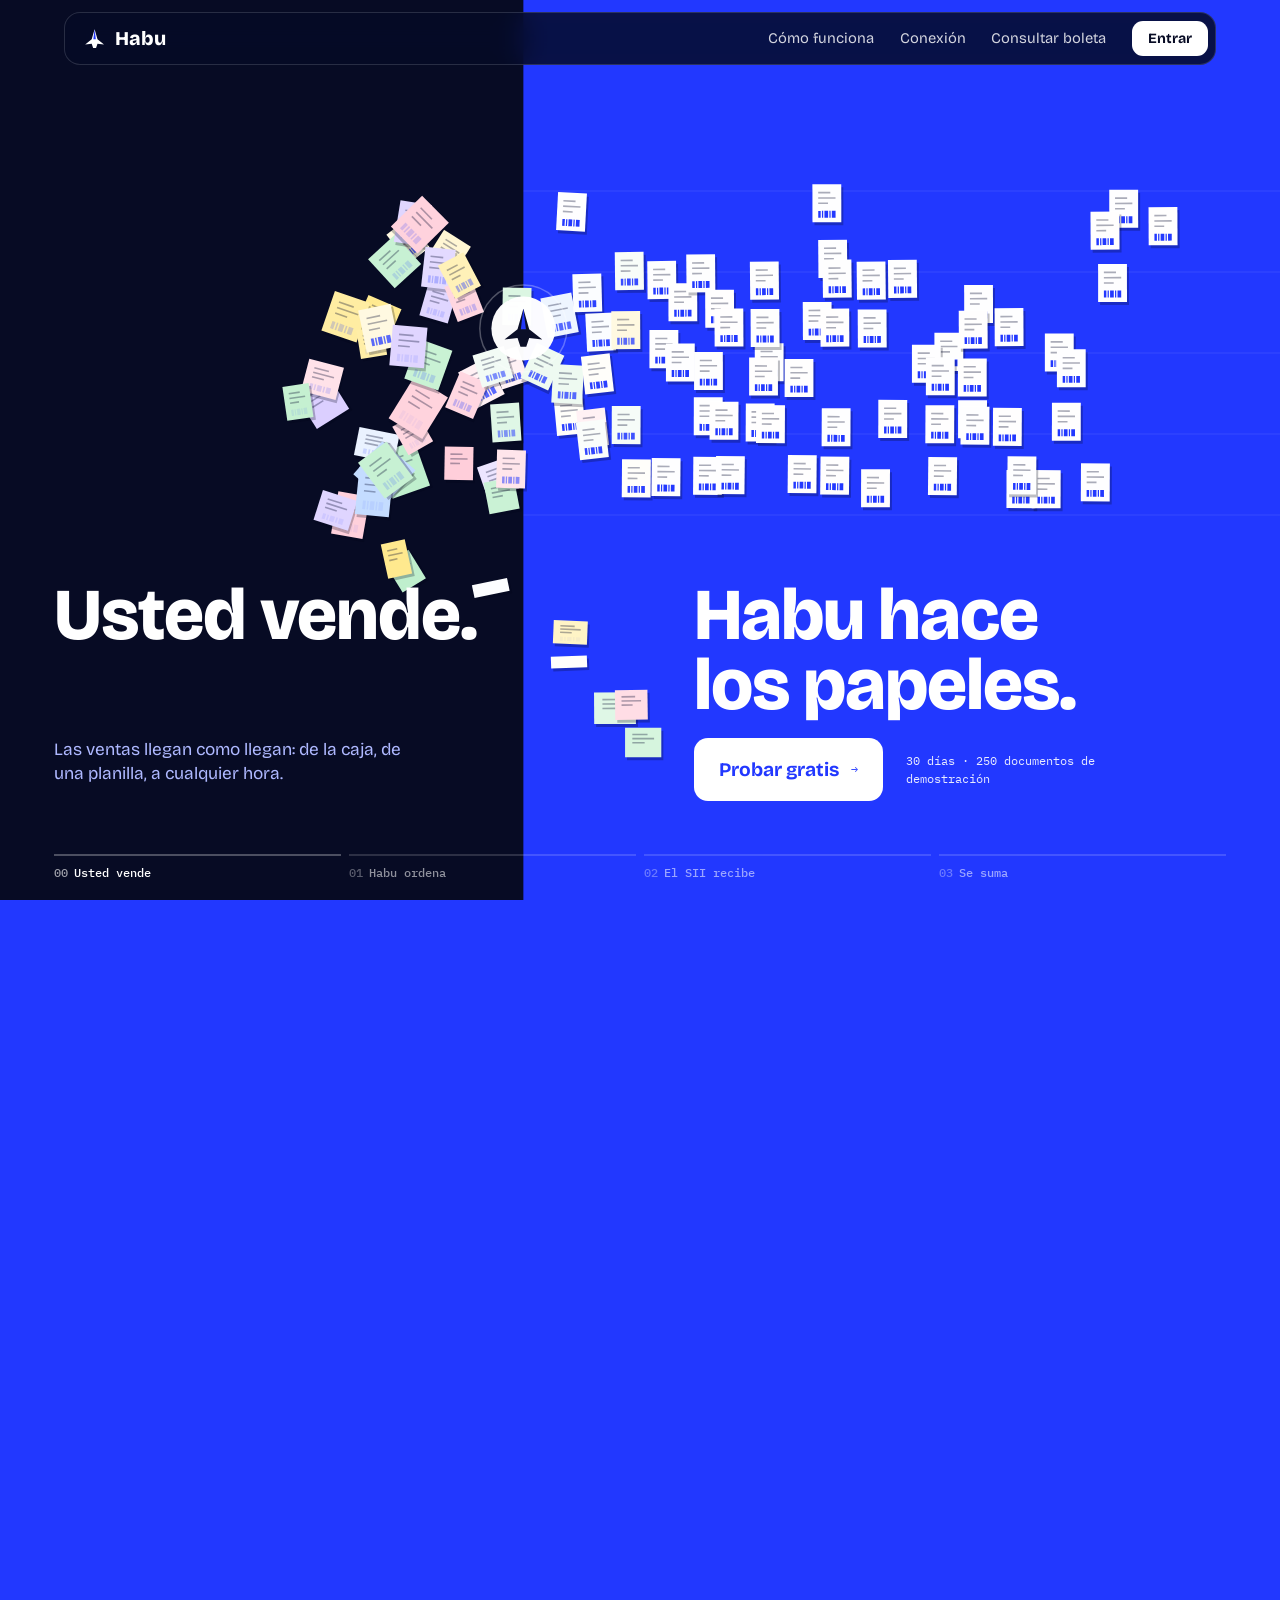
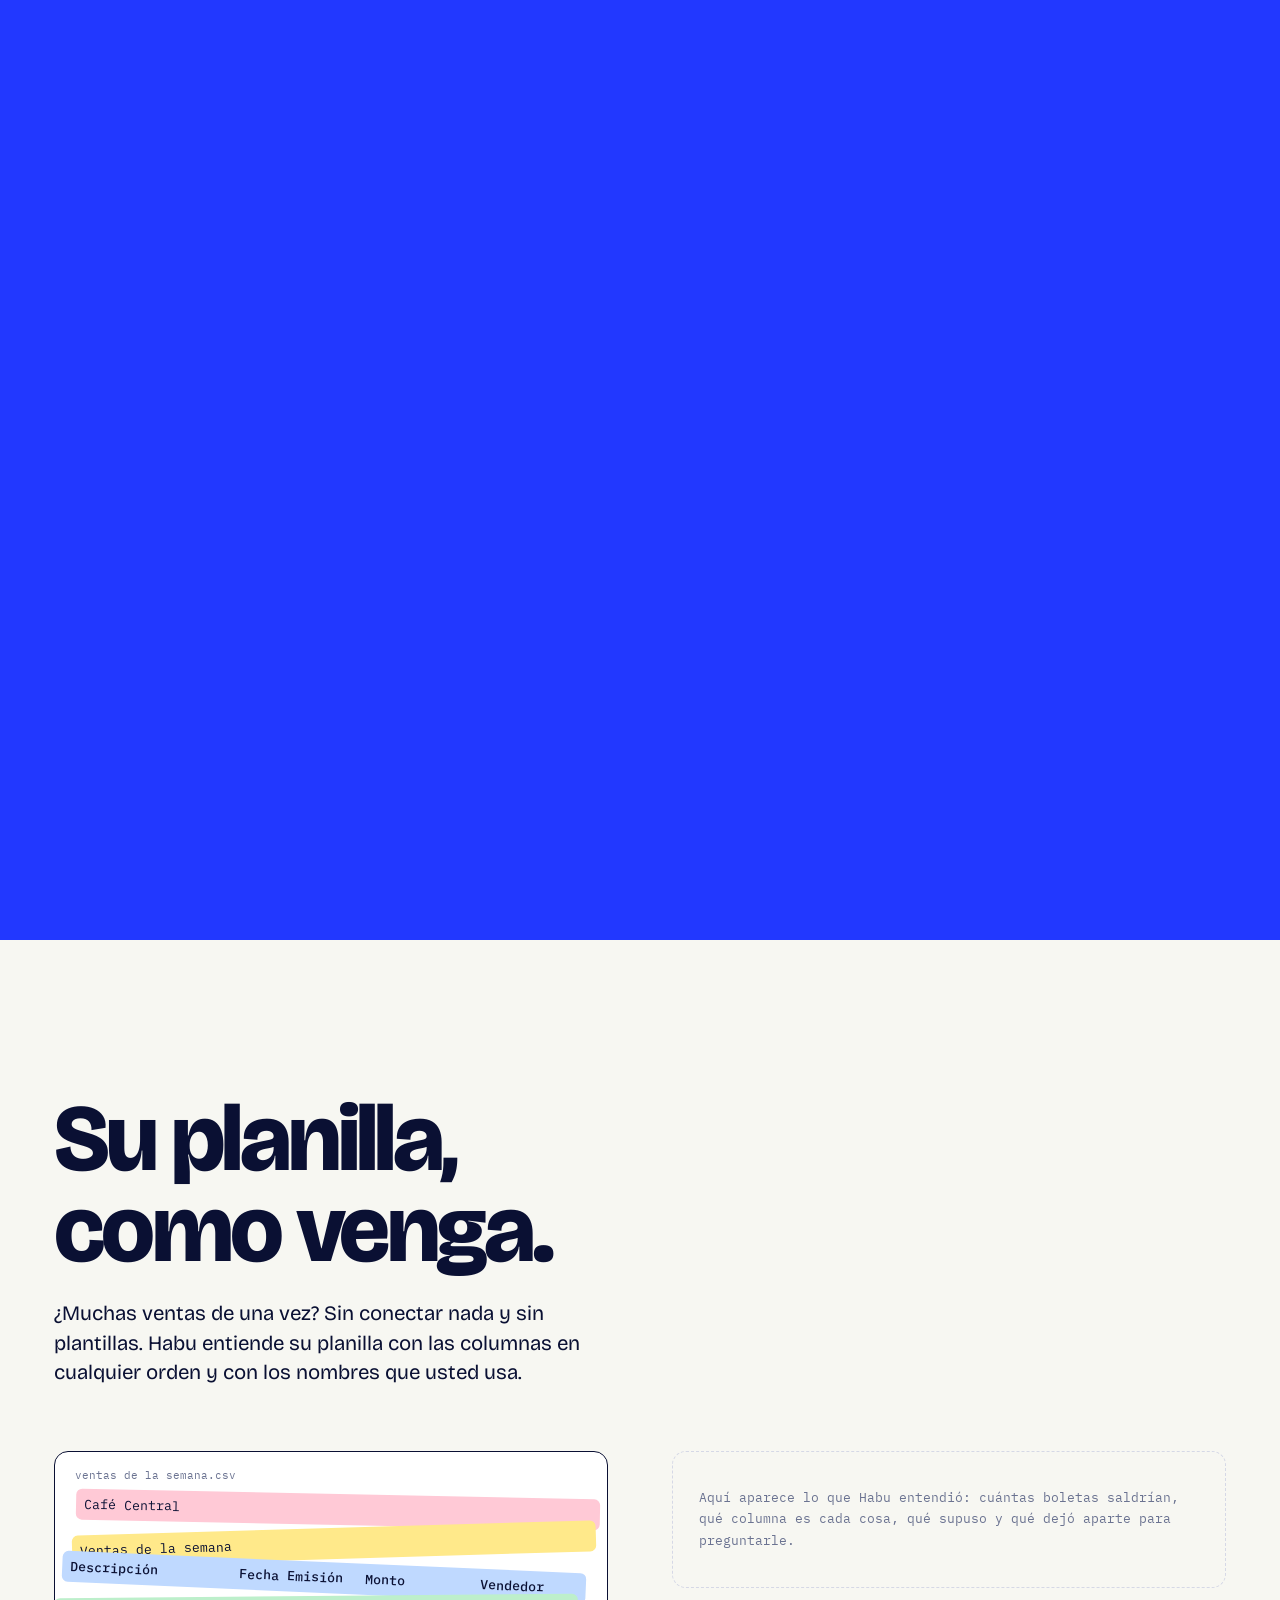
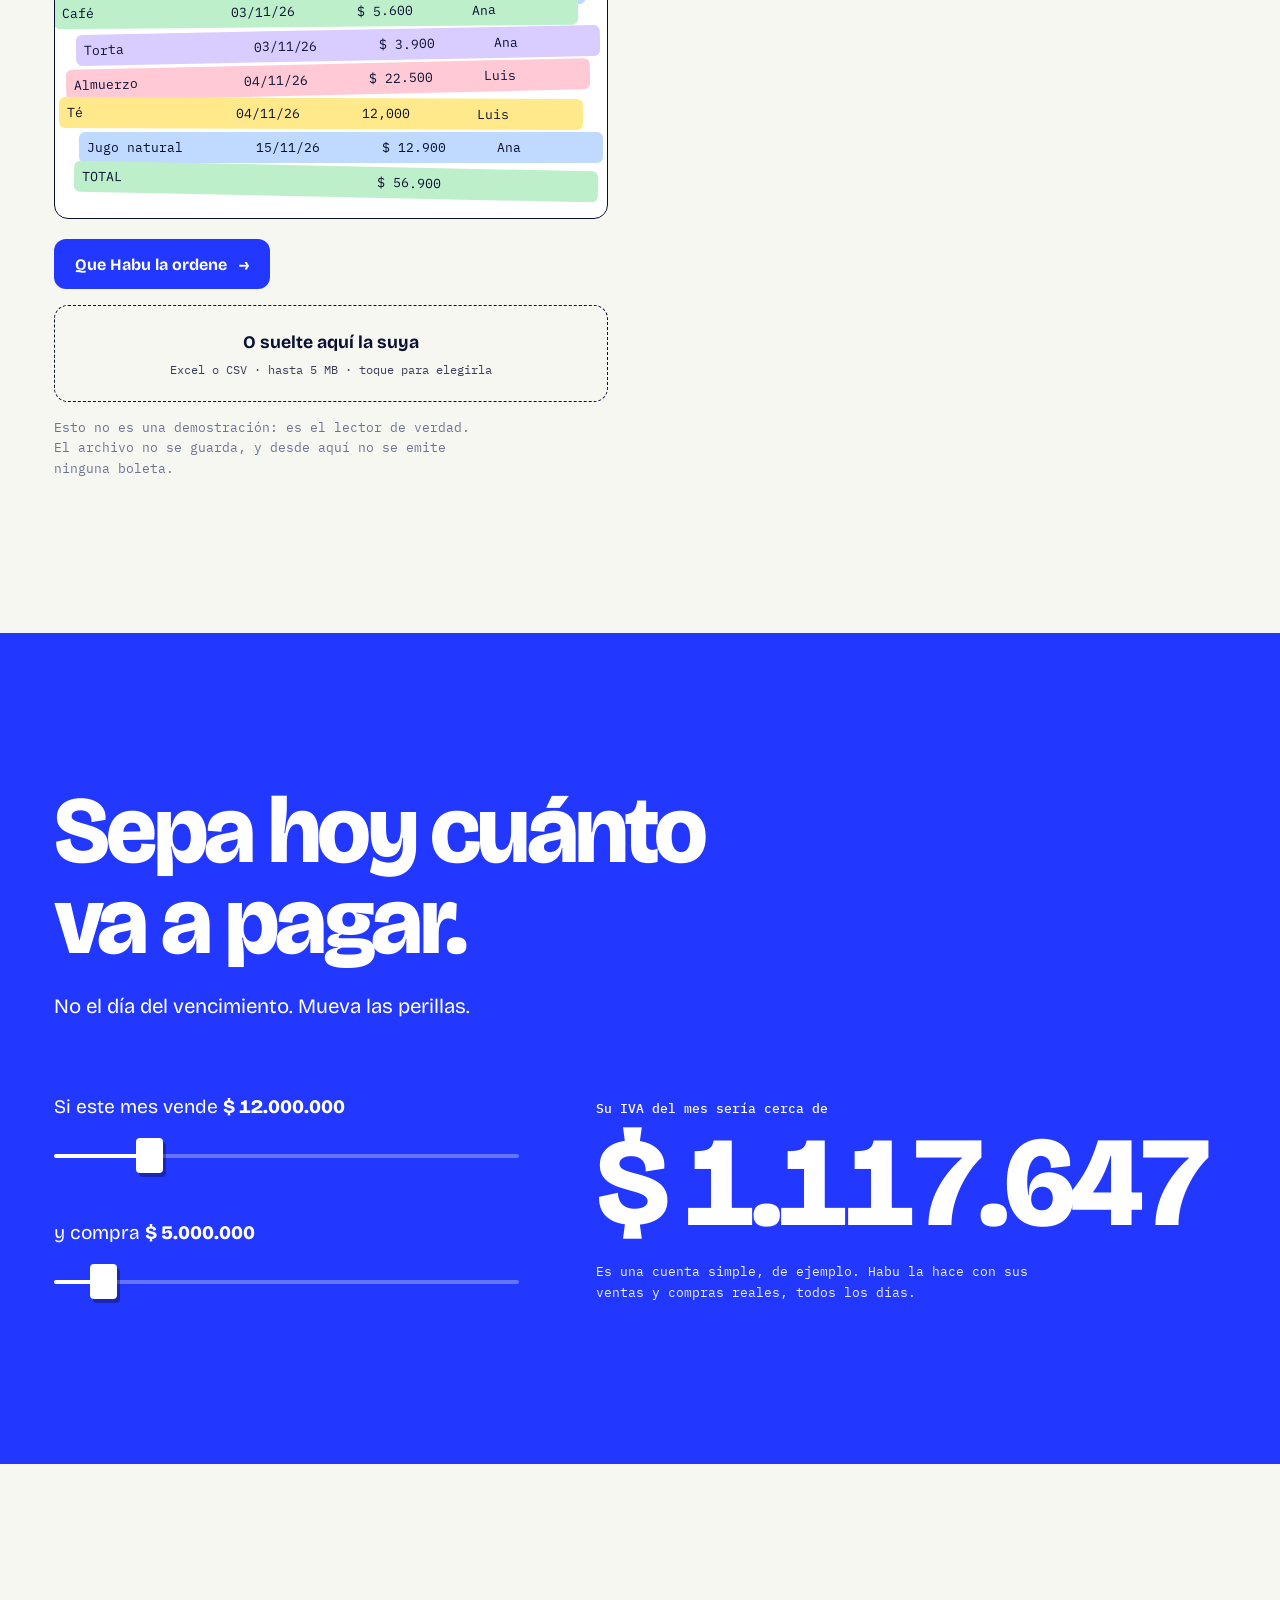
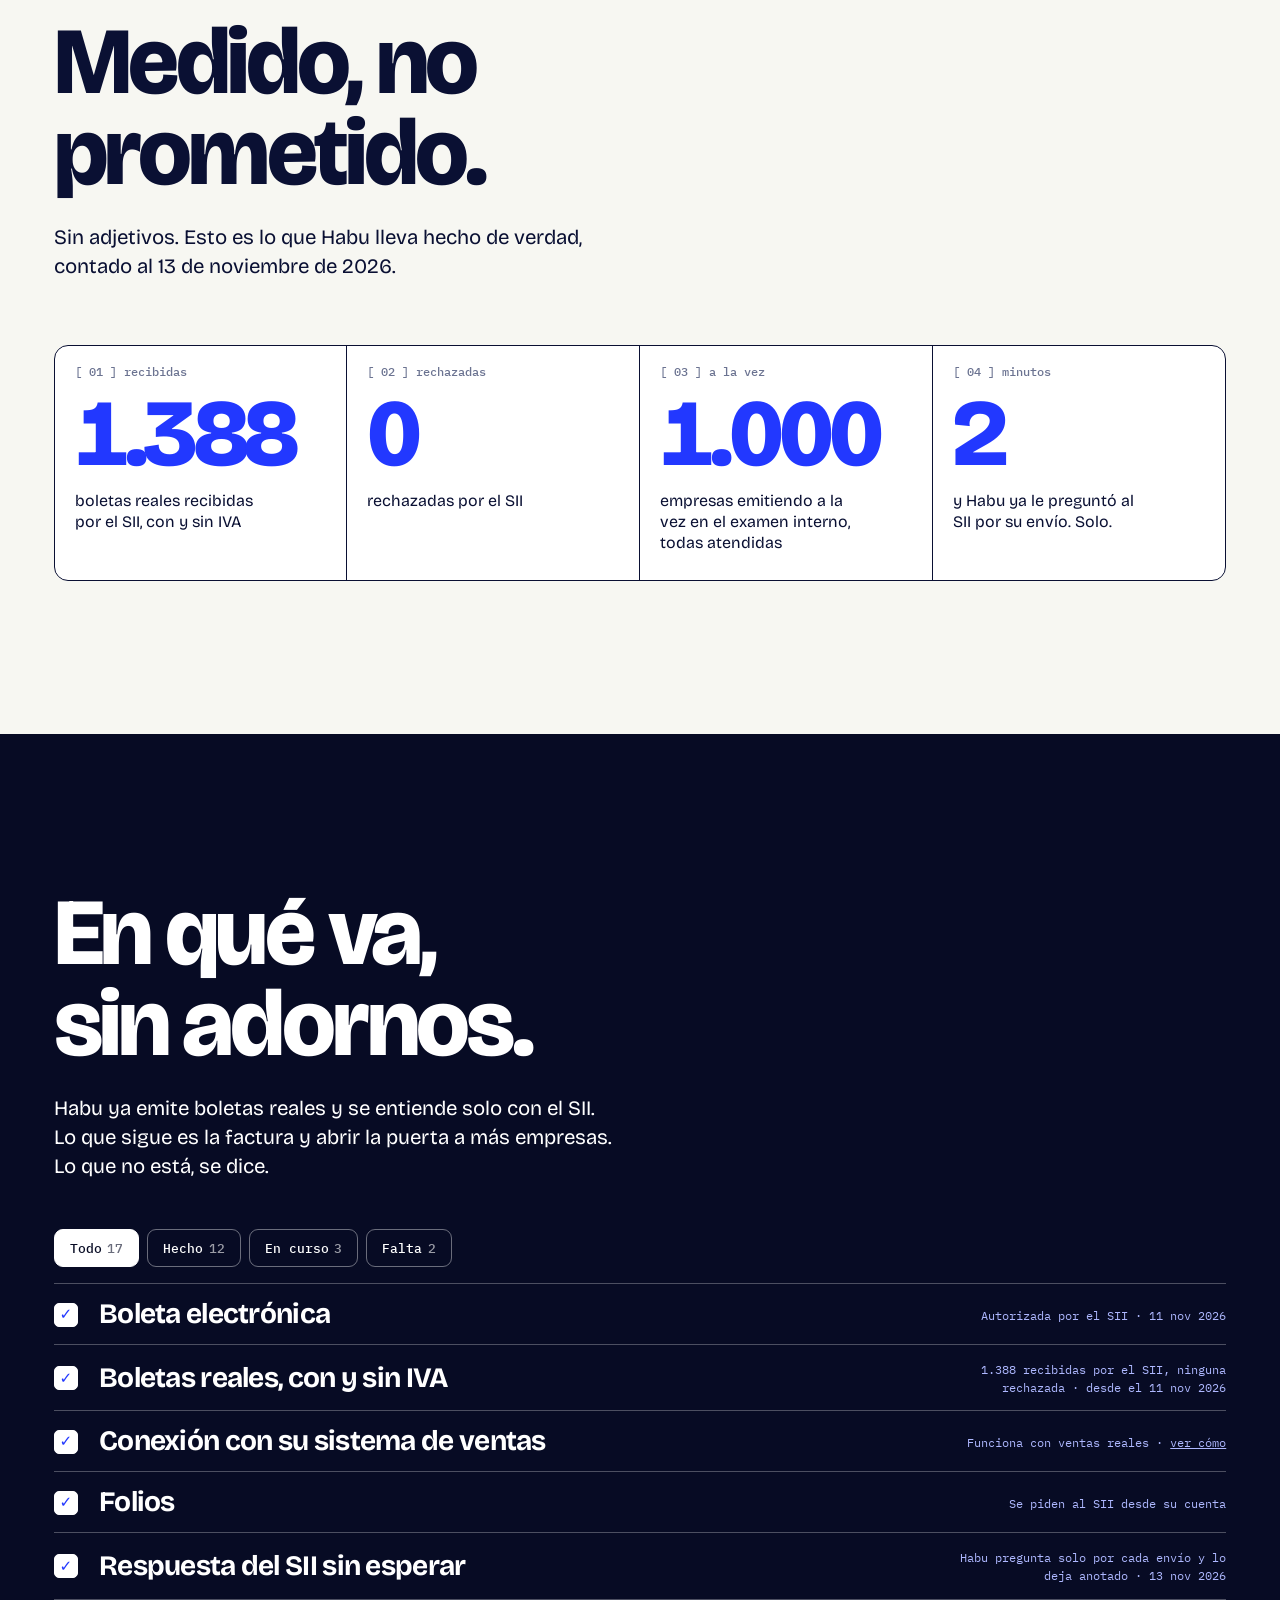
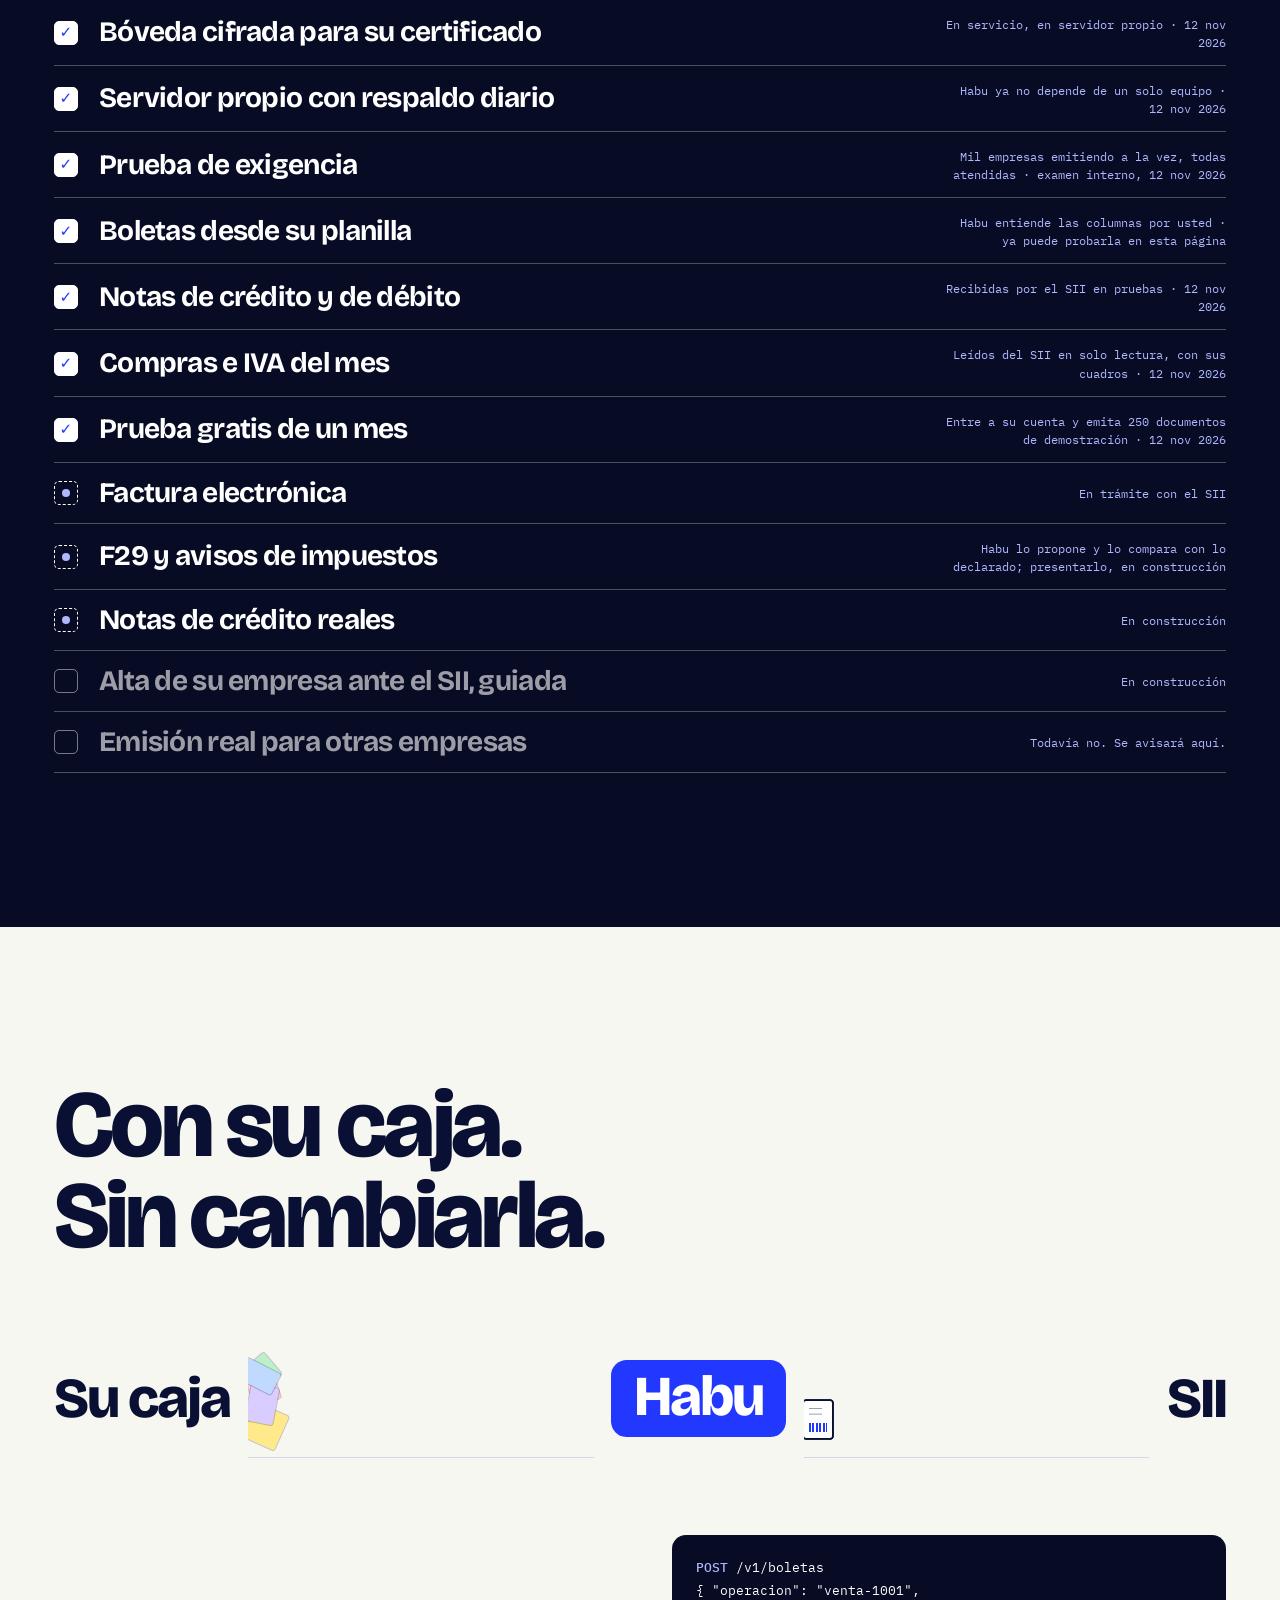
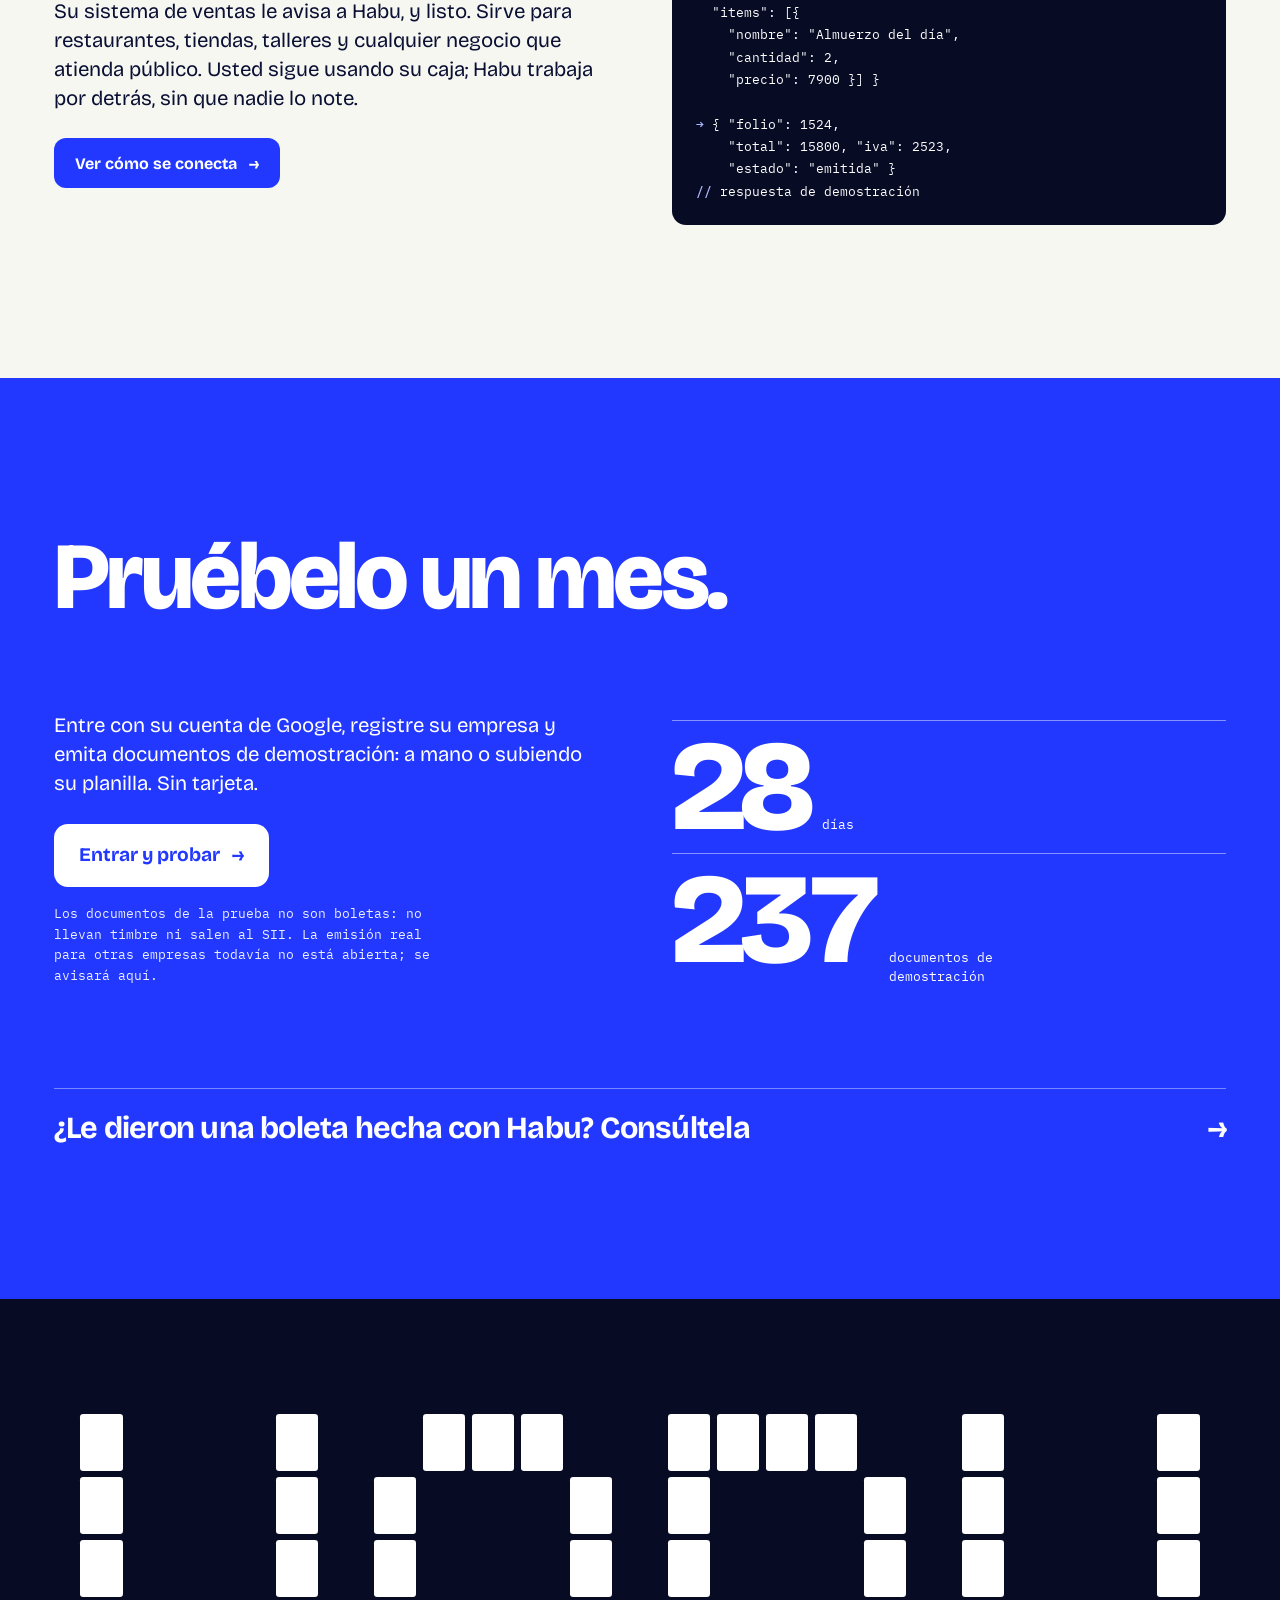
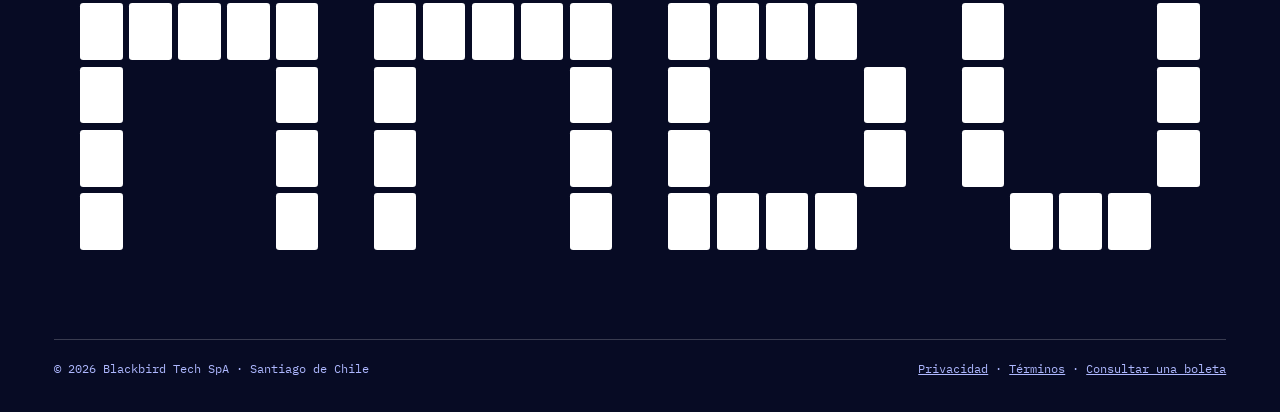
<file: index.html>
<!doctype html>
<html lang="es-CL">
<head>
<meta charset="utf-8">
<meta name="viewport" content="width=device-width,initial-scale=1">
<title>Habu — Usted vende. Habu hace los papeles.</title>
<meta name="description" content="Boletas, facturas e impuestos al día para su negocio. Habu se conecta a su caja o recibe su planilla, y se entiende con el SII por usted.">
<meta name="theme-color" content="#070B24">
<meta property="og:title" content="Habu — Usted vende. Habu hace los papeles.">
<meta property="og:description" content="Boletas, facturas e impuestos al día para su negocio. Habu se conecta a su caja o recibe su planilla, y se entiende con el SII por usted.">
<meta property="og:type" content="website">
<meta property="og:url" content="https://habu.cl/">
<link rel="canonical" href="https://habu.cl/">
<link rel="icon" href="/favicon.svg" type="image/svg+xml">
<link rel="preconnect" href="https://fonts.googleapis.com"><link rel="preconnect" href="https://fonts.gstatic.com" crossorigin><link rel="stylesheet" href="https://fonts.googleapis.com/css2?family=Bricolage+Grotesque:opsz,wght@12..96,200..800&family=IBM+Plex+Mono:wght@400;500&display=swap">
<link rel="stylesheet" href="/site.css?v=20261113d">
</head>
<body>
<header class="cabecera">
  <div class="contenedor">
    <a class="marca" href="/" aria-label="Habu, inicio"><svg viewBox="0 0 64 64" aria-hidden="true"><path d="M32 6 40 34 58 48 40 46 36 58H28L24 46 6 48 24 34Z" fill="currentColor"/><path d="M32 6 35.500 34H28.500Z" fill="#2238ff"/></svg>Habu</a>
    <nav class="nav" aria-label="Principal">
      <a href="/#como">Cómo funciona</a>
      <a href="/conexion/">Conexión</a>
      <a href="/boleta/">Consultar boleta</a>
      <a class="boton" href="https://cuenta.habu.cl/">Entrar</a>
    </nav>
  </div>
</header>

<main>

<section class="maquina" id="como" data-maquina data-paso="0">
  <div class="escena">
    <canvas aria-hidden="true"></canvas>

    <div class="paso" data-k="0">
      <div class="portada-txt">
        <h1><span>Usted vende.</span><span>Habu hace los papeles.</span></h1>
        <p class="sub">Las ventas llegan como llegan: de la caja, de una planilla, a cualquier hora.</p>
        <div class="acciones">
          <a class="boton claro grande" href="https://cuenta.habu.cl/">Probar gratis <span class="flecha" aria-hidden="true">→</span></a>
          <span>30 días · 250 documentos de demostración</span>
        </div>
      </div>
    </div>

    <div class="paso" data-k="1">
      <div class="texto">
        <p class="rotulo"><b>01</b> Ordena</p>
        <h2>Cada venta, su boleta.</h2>
        <p>Con su folio, su timbre y su copia. Todas iguales, todas en regla, sin que usted haga nada.</p>
        <p class="pista">Pase el cursor y trate de desordenarlas.</p>
      </div>
    </div>

    <div class="paso" data-k="2">
      <div class="texto">
        <p class="rotulo"><b>02</b> Entrega</p>
        <h2>El SII las recibe.</h2>
        <p>Habu las envía y a los dos minutos pregunta solo por la respuesta. Usted no espera ni revisa.</p>
        <div class="marcador" aria-hidden="true">
          <div><span>Recibidas · demostración</span><b data-recibidas>0</b></div>
          <div><span>Rechazadas</span><b>0</b></div>
          <small>En la vida real van 1.388 boletas recibidas por el SII y ninguna rechazada, al 13 de noviembre de 2026.</small>
        </div>
      </div>
    </div>

    <div class="paso" data-k="3">
      <div class="texto">
        <p class="rotulo"><b>03</b> Suma</p>
        <h2>Y sus impuestos se suman solos.</h2>
        <p>Cada boleta va llenando la cuenta del mes. Cuando llega la fecha, el número ya está.</p>
        <div class="marcador" aria-hidden="true">
          <div><span>IVA de su mes · demostración</span><b data-suma>$ 0</b></div>
        </div>
      </div>
    </div>

    <div class="riel" role="group" aria-label="Pasos">
      <button type="button" data-ir="0"><b>00</b>Usted vende</button>
      <button type="button" data-ir="1"><b>01</b>Habu ordena</button>
      <button type="button" data-ir="2"><b>02</b>El SII recibe</button>
      <button type="button" data-ir="3"><b>03</b>Se suma</button>
    </div>
  </div>
</section>

<section class="seccion" id="planilla">
  <div class="adentro">
    <h2 data-ordenar>Su planilla, como venga.</h2>
    <p class="bajada entra">¿Muchas ventas de una vez? Sin conectar nada y sin plantillas. Habu entiende su planilla con las columnas en cualquier orden y con los nombres que usted usa.</p>
    <div class="dos">
      <div class="entra">
        <div class="hoja-demo" data-hoja aria-label="Planilla de ejemplo, desordenada a propósito">
          <div class="fila ruido" data-fila="1"><span>Café Central</span><span></span><span></span><span></span></div>
          <div class="fila ruido" data-fila="2"><span>Ventas de la semana</span><span></span><span></span><span></span></div>
          <div class="fila cab" data-fila="4"><span>Descripción</span><span>Fecha Emisión</span><span>Monto</span><span>Vendedor</span></div>
          <div class="fila" data-fila="5"><span>Café</span><span>03/11/26</span><span>$ 5.600</span><span>Ana</span></div>
          <div class="fila" data-fila="6"><span>Torta</span><span>03/11/26</span><span>$ 3.900</span><span>Ana</span></div>
          <div class="fila" data-fila="7"><span>Almuerzo</span><span>04/11/26</span><span>$ 22.500</span><span>Luis</span></div>
          <div class="fila" data-fila="8"><span>Té</span><span>04/11/26</span><span>12,000</span><span>Luis</span></div>
          <div class="fila" data-fila="9"><span>Jugo natural</span><span>15/11/26</span><span>$ 12.900</span><span>Ana</span></div>
          <div class="fila ruido" data-fila="10"><span>TOTAL</span><span></span><span>$ 56.900</span><span></span></div>
        </div>
        <div class="hoja-pie">
          <button class="boton" type="button" data-ejemplo>Que Habu la ordene <span class="flecha" aria-hidden="true">→</span></button>
        </div>
        <div class="buzon" data-buzon data-servicio="https://boletas.habu.cl/planilla" tabindex="0" role="button" aria-label="Elegir una planilla suya para que Habu la lea">
          <input type="file" data-archivo hidden accept=".xlsx,.xls,.csv,.tsv,.txt,.xml,.htm,.html">
          <p class="buzon-txt" data-buzon-txt>O suelte aquí la suya</p>
          <small>Excel o CSV · hasta 5 MB · toque para elegirla</small>
        </div>
        <p class="fina">Esto no es una demostración: es el lector de verdad. El archivo no se guarda, y desde aquí no se emite ninguna boleta.</p>
      </div>
      <div class="entra">
        <div class="espera" data-espera>Aquí aparece lo que Habu entendió: cuántas boletas saldrían, qué columna es cada cosa, qué supuso y qué dejó aparte para preguntarle.</div>
        <div class="lectura" data-lectura hidden aria-live="polite"></div>
      </div>
    </div>
  </div>
</section>

<section class="seccion azul" id="impuestos">
  <div class="adentro">
    <h2 class="ancho" data-ordenar>Sepa hoy cuánto va a pagar.</h2>
    <p class="bajada entra">No el día del vencimiento. Mueva las perillas.</p>
    <div class="simulador entra">
      <div class="perillas">
        <label for="ventas">Si este mes vende <output data-ventas-txt>$ 12.000.000</output></label>
        <input id="ventas" type="range" min="1" max="60" step="0.5" value="12" data-ventas>
        <label for="compras">y compra <output data-compras-txt>$ 5.000.000</output></label>
        <input id="compras" type="range" min="0" max="60" step="0.5" value="5" data-compras>
      </div>
      <div class="resultado">
        <p>Su IVA del mes sería cerca de</p>
        <b data-iva>$ 1.117.647</b>
        <small>Es una cuenta simple, de ejemplo. Habu la hace con sus ventas y compras reales, todos los días.</small>
      </div>
    </div>
  </div>
</section>

<section class="seccion" id="medido">
  <div class="adentro">
    <h2 data-ordenar>Medido, no prometido.</h2>
    <p class="bajada entra">Sin adjetivos. Esto es lo que Habu lleva hecho de verdad, contado al 13 de noviembre de 2026.</p>
    <div class="casillas entra">
      <div><i>[ 01 ] recibidas</i><b data-n="1388">0</b><span>boletas reales recibidas por el SII, con y sin IVA</span></div>
      <div><i>[ 02 ] rechazadas</i><b>0</b><span>rechazadas por el SII</span></div>
      <div><i>[ 03 ] a la vez</i><b data-n="1000">0</b><span>empresas emitiendo a la vez en el examen interno, todas atendidas</span></div>
      <div><i>[ 04 ] minutos</i><b data-n="2">0</b><span>y Habu ya le preguntó al SII por su envío. Solo.</span></div>
    </div>
  </div>
</section>

<section class="seccion noche" id="estado">
  <div class="adentro">
    <h2 data-ordenar>En qué va, sin adornos.</h2>
    <p class="bajada entra">Habu ya emite boletas reales y se entiende solo con el SII. Lo que sigue es la factura y abrir la puerta a más empresas. Lo que no está, se dice.</p>
    <div class="filtros entra" role="group" aria-label="Filtrar el estado">
      <button type="button" data-ver="todo" aria-pressed="true">Todo<b>17</b></button>
      <button type="button" data-ver="hecho" aria-pressed="false">Hecho<b>12</b></button>
      <button type="button" data-ver="curso" aria-pressed="false">En curso<b>3</b></button>
      <button type="button" data-ver="falta" aria-pressed="false">Falta<b>2</b></button>
    </div>
    <ul class="hitos entra">
      <li class="hecho"><i aria-label="Hecho"></i><span>Boleta electrónica</span><em>Autorizada por el SII · 11 nov 2026</em></li>
      <li class="hecho"><i aria-label="Hecho"></i><span>Boletas reales, con y sin IVA</span><em>1.388 recibidas por el SII, ninguna rechazada · desde el 11 nov 2026</em></li>
      <li class="hecho"><i aria-label="Hecho"></i><span>Conexión con su sistema de ventas</span><em>Funciona con ventas reales · <a href="/conexion/">ver cómo</a></em></li>
      <li class="hecho"><i aria-label="Hecho"></i><span>Folios</span><em>Se piden al SII desde su cuenta</em></li>
      <li class="hecho"><i aria-label="Hecho"></i><span>Respuesta del SII sin esperar</span><em>Habu pregunta solo por cada envío y lo deja anotado · 13 nov 2026</em></li>
      <li class="hecho"><i aria-label="Hecho"></i><span>Bóveda cifrada para su certificado</span><em>En servicio, en servidor propio · 12 nov 2026</em></li>
      <li class="hecho"><i aria-label="Hecho"></i><span>Servidor propio con respaldo diario</span><em>Habu ya no depende de un solo equipo · 12 nov 2026</em></li>
      <li class="hecho"><i aria-label="Hecho"></i><span>Prueba de exigencia</span><em>Mil empresas emitiendo a la vez, todas atendidas · examen interno, 12 nov 2026</em></li>
      <li class="hecho"><i aria-label="Hecho"></i><span>Boletas desde su planilla</span><em>Habu entiende las columnas por usted · ya puede probarla en esta página</em></li>
      <li class="hecho"><i aria-label="Hecho"></i><span>Notas de crédito y de débito</span><em>Recibidas por el SII en pruebas · 12 nov 2026</em></li>
      <li class="hecho"><i aria-label="Hecho"></i><span>Compras e IVA del mes</span><em>Leídos del SII en solo lectura, con sus cuadros · 12 nov 2026</em></li>
      <li class="hecho"><i aria-label="Hecho"></i><span>Prueba gratis de un mes</span><em>Entre a su cuenta y emita 250 documentos de demostración · 12 nov 2026</em></li>
      <li class="curso"><i aria-label="En curso"></i><span>Factura electrónica</span><em>En trámite con el SII</em></li>
      <li class="curso"><i aria-label="En curso"></i><span>F29 y avisos de impuestos</span><em>Habu lo propone y lo compara con lo declarado; presentarlo, en construcción</em></li>
      <li class="curso"><i aria-label="En curso"></i><span>Notas de crédito reales</span><em>En construcción</em></li>
      <li class="falta"><i aria-label="Falta"></i><span>Alta de su empresa ante el SII, guiada</span><em>En construcción</em></li>
      <li class="falta"><i aria-label="Falta"></i><span>Emisión real para otras empresas</span><em>Todavía no. Se avisará aquí.</em></li>
    </ul>
  </div>
</section>

<section class="seccion" id="caja">
  <div class="adentro">
    <h2 data-ordenar>Con su caja. Sin cambiarla.</h2>
    <div class="hilo entra" aria-hidden="true"><span>Su caja</span><span class="via antes"><b></b><b></b><b></b><b></b><b></b></span><span class="yo">Habu</span><span class="via despues"><b></b><b></b><b></b><b></b></span><span>SII</span></div>
    <div class="caja-pie">
      <div class="entra">
        <p class="bajada">Su sistema de ventas le avisa a Habu, y listo. Sirve para restaurantes, tiendas, talleres y cualquier negocio que atienda público. Usted sigue usando su caja; Habu trabaja por detrás, sin que nadie lo note.</p>
        <a class="boton" href="/conexion/">Ver cómo se conecta <span class="flecha" aria-hidden="true">→</span></a>
      </div>
      <pre class="entra" aria-label="Ejemplo de demostración"><b>POST</b> /v1/boletas
{ "operacion": "venta-1001",
  "items": [{
    "nombre": "Almuerzo del día",
    "cantidad": 2,
    "precio": 7900 }] }

<b>→</b> { "folio": 1524,
    "total": 15800, "iva": 2523,
    "estado": "emitida" }
<b>//</b> respuesta de demostración</pre>
    </div>
  </div>
</section>

<section class="seccion azul cierre" id="probar">
  <div class="adentro">
    <h2 data-ordenar>Pruébelo un mes.</h2>
    <div class="dos">
      <div class="entra">
        <p class="bajada">Entre con su cuenta de Google, registre su empresa y emita documentos de demostración: a mano o subiendo su planilla. Sin tarjeta.</p>
        <a class="boton claro grande" href="https://cuenta.habu.cl/">Entrar y probar <span class="flecha" aria-hidden="true">→</span></a>
        <p class="aun">Los documentos de la prueba no son boletas: no llevan timbre ni salen al SII. La emisión real para otras empresas todavía no está abierta; se avisará aquí.</p>
      </div>
      <div class="plan entra">
        <div><b data-n="30">0</b><span>días</span></div>
        <div><b data-n="250">0</b><span>documentos de demostración</span></div>
      </div>
    </div>
    <a class="consulta entra" href="/boleta/"><span>¿Le dieron una boleta hecha con Habu? Consúltela</span><span aria-hidden="true">→</span></a>
  </div>
</section>

</main>

<footer class="pie">
  <div class="nombre" data-nombre aria-hidden="true"></div>
  <div class="linea">
    <span>© 2026 Blackbird Tech SpA · Santiago de Chile</span>
    <span><a href="/privacidad/">Privacidad</a> · <a href="/terminos/">Términos</a> · <a href="/boleta/">Consultar una boleta</a></span>
  </div>
</footer>

<script src="/site.js?v=20261113d" defer></script>
</body>
</html>
</file>
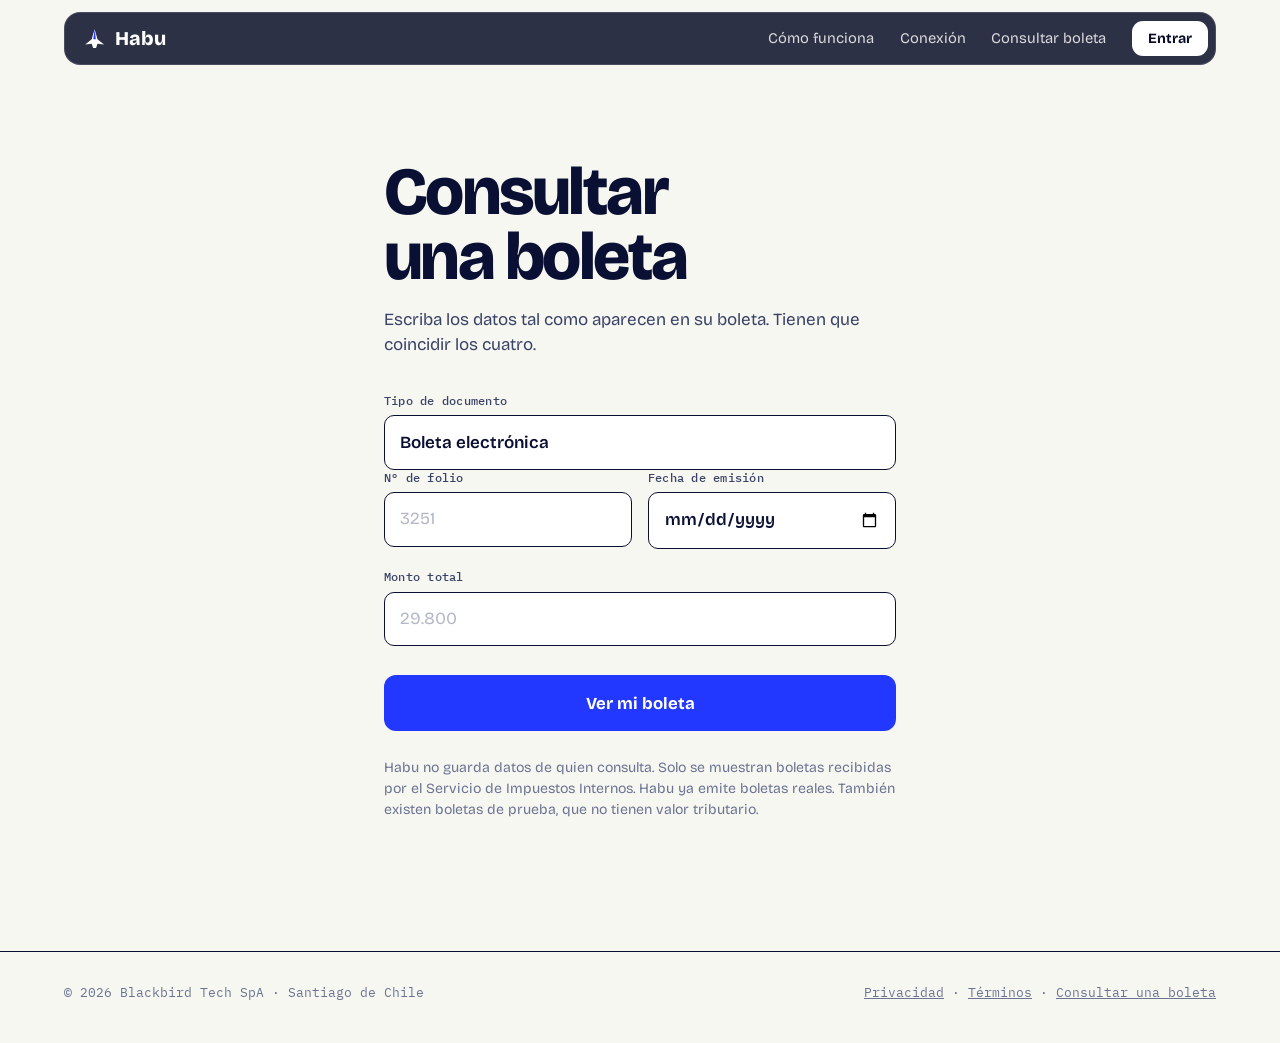
<file: boleta/index.html>
<!doctype html>
<html lang="es-CL">
<head>
<meta charset="utf-8">
<meta name="viewport" content="width=device-width,initial-scale=1">
<title>Consultar una boleta — Habu</title>
<meta name="description" content="Revise una boleta electrónica emitida con Habu: escriba el folio, la fecha y el monto.">
<meta name="theme-color" content="#070B24">
<meta property="og:title" content="Consultar una boleta — Habu">
<meta property="og:description" content="Revise una boleta electrónica emitida con Habu: escriba el folio, la fecha y el monto.">
<meta property="og:type" content="website">
<meta property="og:url" content="https://habu.cl/boleta/">
<link rel="canonical" href="https://habu.cl/boleta/">
<link rel="icon" href="/favicon.svg" type="image/svg+xml">
<link rel="preconnect" href="https://fonts.googleapis.com"><link rel="preconnect" href="https://fonts.gstatic.com" crossorigin><link rel="stylesheet" href="https://fonts.googleapis.com/css2?family=Bricolage+Grotesque:opsz,wght@12..96,200..800&family=IBM+Plex+Mono:wght@400;500&display=swap">
<link rel="stylesheet" href="/site.css?v=20261113d">
</head>
<body>
<header class="cabecera">
  <div class="contenedor">
    <a class="marca" href="/" aria-label="Habu, inicio"><svg viewBox="0 0 64 64" aria-hidden="true"><path d="M32 6 40 34 58 48 40 46 36 58H28L24 46 6 48 24 34Z" fill="currentColor"/><path d="M32 6 35.500 34H28.500Z" fill="#2238ff"/></svg>Habu</a>
    <nav class="nav" aria-label="Principal">
      <a href="/#como">Cómo funciona</a>
      <a href="/conexion/">Conexión</a>
      <a href="/boleta/">Consultar boleta</a>
      <a class="boton" href="https://cuenta.habu.cl/">Entrar</a>
    </nav>
  </div>
</header>

<main class="contenedor">
  <div class="hoja">
    <h1>Consultar una boleta</h1>
    <p>Escriba los datos tal como aparecen en su boleta. Tienen que coincidir los cuatro.</p>

    <p class="aviso" data-aviso>La consulta no está disponible en este momento. Intente más tarde.</p>

    <!-- data-servicio: dirección del servicio de consulta (solo lectura). Vacío = formulario deshabilitado. -->
    <form class="formulario" method="post" action="https://boletas.habu.cl/boleta" data-servicio="https://boletas.habu.cl/boleta">
      <label for="tipo">Tipo de documento</label>
      <select id="tipo" name="tipo">
        <option value="39">Boleta electrónica</option>
        <option value="41">Boleta exenta electrónica</option>
      </select>

      <div class="dos">
        <div>
          <label for="folio">N° de folio</label>
          <input id="folio" name="folio" inputmode="numeric" autocomplete="off" placeholder="3251" required>
        </div>
        <div>
          <label for="fecha">Fecha de emisión</label>
          <input id="fecha" name="fecha" type="date" required>
        </div>
      </div>

      <label for="monto">Monto total</label>
      <input id="monto" name="monto" inputmode="numeric" autocomplete="off" placeholder="29.800" required>

      <button class="boton" type="submit">Ver mi boleta</button>
    </form>

    <p class="ayuda">Habu no guarda datos de quien consulta. Solo se muestran boletas recibidas por el Servicio de Impuestos Internos. Habu ya emite boletas reales. También existen boletas de prueba, que no tienen valor tributario.</p>
  </div>
</main>

<footer>
  <div class="contenedor">
    <span>© 2026 Blackbird Tech SpA · Santiago de Chile</span>
    <span><a href="/privacidad/">Privacidad</a> · <a href="/terminos/">Términos</a> · <a href="/boleta/">Consultar una boleta</a></span>
  </div>
</footer>

<script src="/site.js?v=20261113d" defer></script>
</body>
</html>
</file>
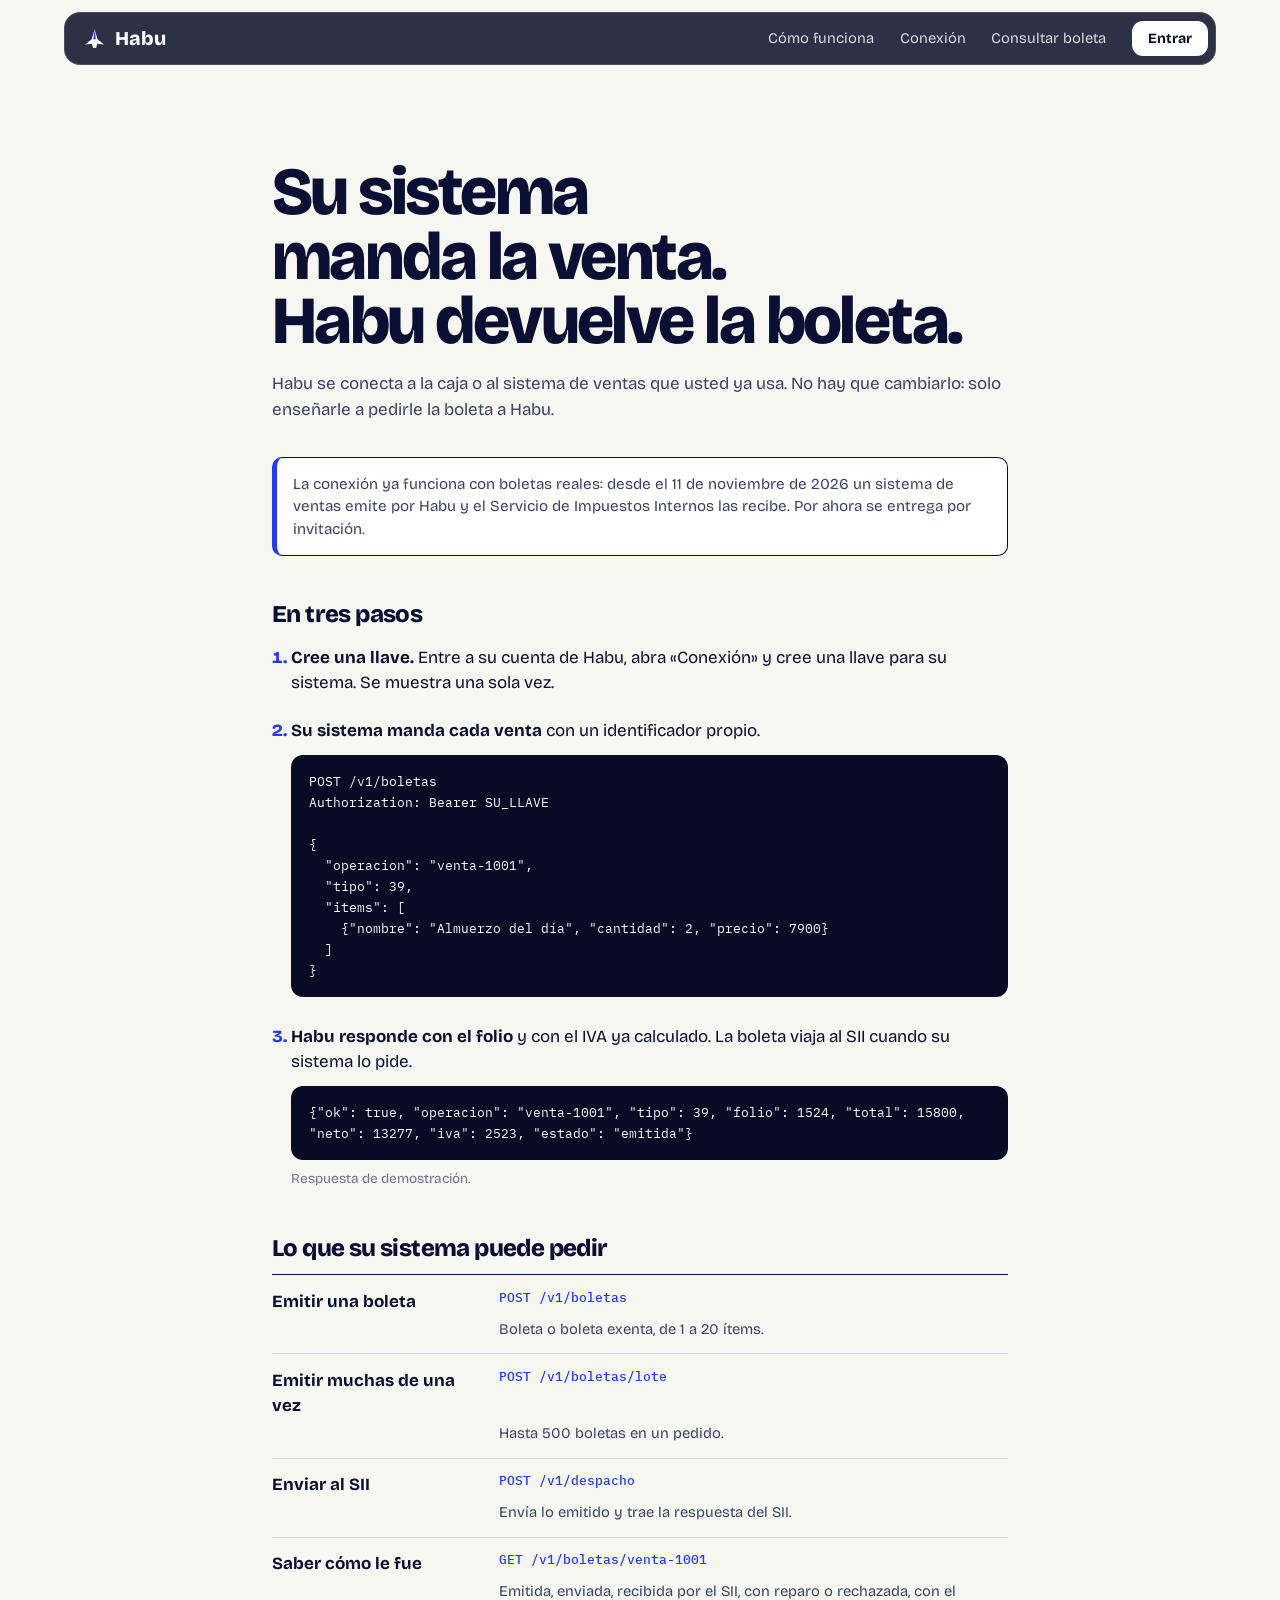
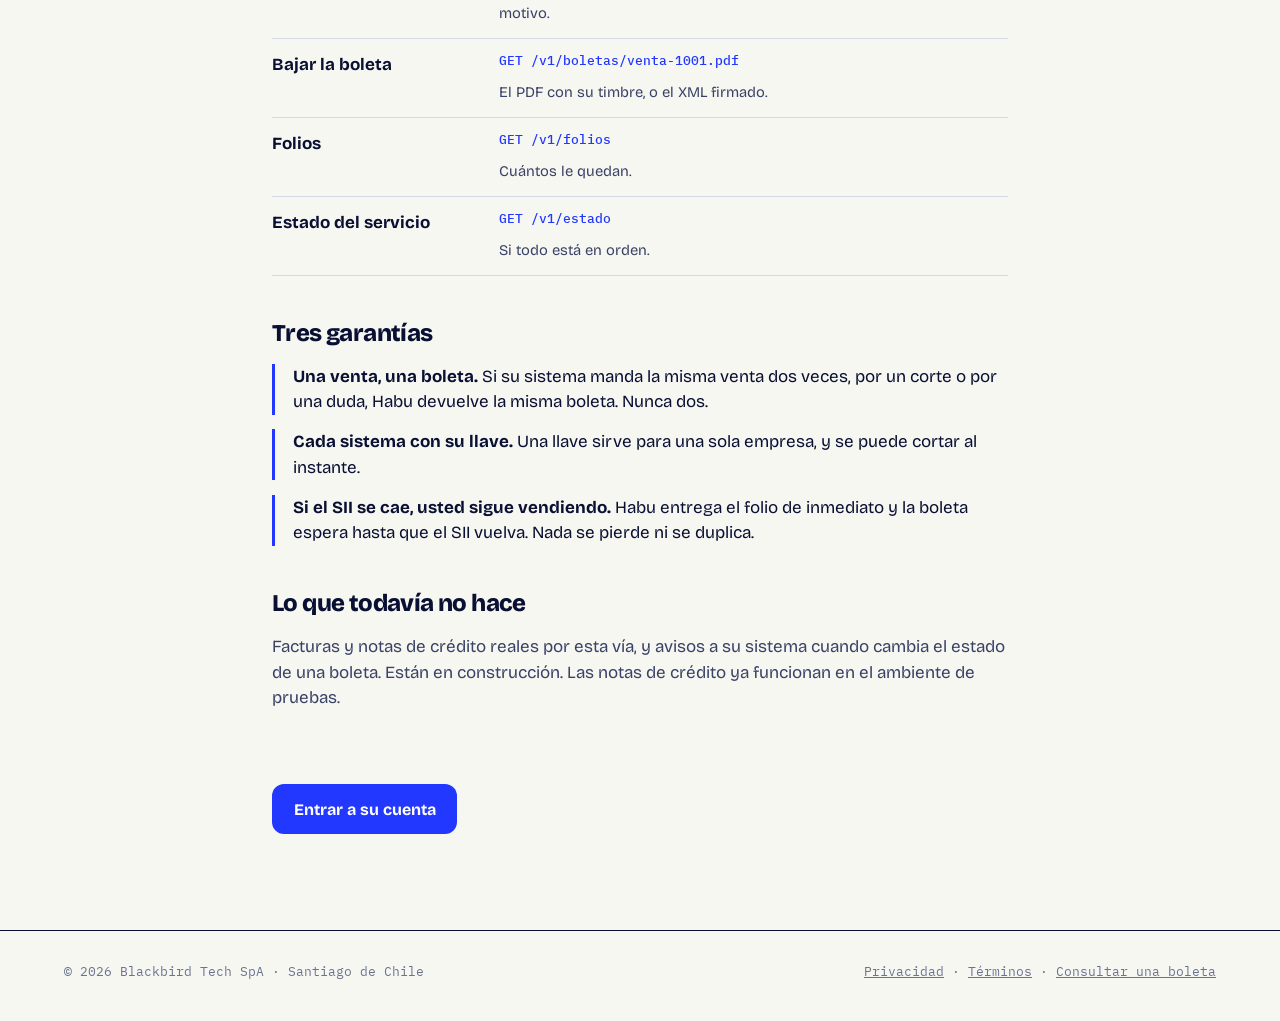
<file: conexion/index.html>
<!doctype html>
<html lang="es-CL">
<head>
<meta charset="utf-8">
<meta name="viewport" content="width=device-width,initial-scale=1">
<title>Conectar su sistema — Habu</title>
<meta name="description" content="Conecte su caja o sistema de ventas a Habu: su sistema manda la venta y Habu devuelve la boleta electrónica.">
<meta name="theme-color" content="#070B24">
<meta property="og:title" content="Conectar su sistema — Habu">
<meta property="og:description" content="Su sistema manda la venta. Habu devuelve la boleta.">
<meta property="og:type" content="website">
<meta property="og:url" content="https://habu.cl/conexion/">
<link rel="canonical" href="https://habu.cl/conexion/">
<link rel="icon" href="/favicon.svg" type="image/svg+xml">
<link rel="preconnect" href="https://fonts.googleapis.com"><link rel="preconnect" href="https://fonts.gstatic.com" crossorigin><link rel="stylesheet" href="https://fonts.googleapis.com/css2?family=Bricolage+Grotesque:opsz,wght@12..96,200..800&family=IBM+Plex+Mono:wght@400;500&display=swap">
<link rel="stylesheet" href="/site.css?v=20261113d">
</head>
<body>
<header class="cabecera">
  <div class="contenedor">
    <a class="marca" href="/" aria-label="Habu, inicio"><svg viewBox="0 0 64 64" aria-hidden="true"><path d="M32 6 40 34 58 48 40 46 36 58H28L24 46 6 48 24 34Z" fill="currentColor"/><path d="M32 6 35.500 34H28.500Z" fill="#2238ff"/></svg>Habu</a>
    <nav class="nav" aria-label="Principal">
      <a href="/#como">Cómo funciona</a>
      <a href="/conexion/">Conexión</a>
      <a href="/boleta/">Consultar boleta</a>
      <a class="boton" href="https://cuenta.habu.cl/">Entrar</a>
    </nav>
  </div>
</header>

<main class="contenedor">
  <div class="hoja ancha">
    <h1>Su sistema manda la venta.<br>Habu devuelve la boleta.</h1>
    <p>Habu se conecta a la caja o al sistema de ventas que usted ya usa. No hay que cambiarlo: solo enseñarle a pedirle la boleta a Habu.</p>
    <p class="aviso visible">La conexión ya funciona con boletas reales: desde el 11 de noviembre de 2026 un sistema de ventas emite por Habu y el Servicio de Impuestos Internos las recibe. Por ahora se entrega por invitación.</p>

    <h2>En tres pasos</h2>
    <ol class="pasos-doc">
      <li><b>Cree una llave.</b> Entre a su cuenta de Habu, abra «Conexión» y cree una llave para su sistema. Se muestra una sola vez.</li>
      <li><b>Su sistema manda cada venta</b> con un identificador propio.
        <pre class="codigo">POST /v1/boletas
Authorization: Bearer SU_LLAVE

{
  "operacion": "venta-1001",
  "tipo": 39,
  "items": [
    {"nombre": "Almuerzo del día", "cantidad": 2, "precio": 7900}
  ]
}</pre></li>
      <li><b>Habu responde con el folio</b> y con el IVA ya calculado. La boleta viaja al SII cuando su sistema lo pide.
        <pre class="codigo">{"ok": true, "operacion": "venta-1001", "tipo": 39, "folio": 1524, "total": 15800, "neto": 13277, "iva": 2523, "estado": "emitida"}</pre>
        <span class="letra">Respuesta de demostración.</span></li>
    </ol>

    <h2>Lo que su sistema puede pedir</h2>
    <div class="tabla-doc">
      <div><b>Emitir una boleta</b><code>POST /v1/boletas</code><span>Boleta o boleta exenta, de 1 a 20 ítems.</span></div>
      <div><b>Emitir muchas de una vez</b><code>POST /v1/boletas/lote</code><span>Hasta 500 boletas en un pedido.</span></div>
      <div><b>Enviar al SII</b><code>POST /v1/despacho</code><span>Envía lo emitido y trae la respuesta del SII.</span></div>
      <div><b>Saber cómo le fue</b><code>GET /v1/boletas/venta-1001</code><span>Emitida, enviada, recibida por el SII, con reparo o rechazada, con el motivo.</span></div>
      <div><b>Bajar la boleta</b><code>GET /v1/boletas/venta-1001.pdf</code><span>El PDF con su timbre, o el XML firmado.</span></div>
      <div><b>Folios</b><code>GET /v1/folios</code><span>Cuántos le quedan.</span></div>
      <div><b>Estado del servicio</b><code>GET /v1/estado</code><span>Si todo está en orden.</span></div>
    </div>

    <h2>Tres garantías</h2>
    <ul class="garantias">
      <li><b>Una venta, una boleta.</b> Si su sistema manda la misma venta dos veces, por un corte o por una duda, Habu devuelve la misma boleta. Nunca dos.</li>
      <li><b>Cada sistema con su llave.</b> Una llave sirve para una sola empresa, y se puede cortar al instante.</li>
      <li><b>Si el SII se cae, usted sigue vendiendo.</b> Habu entrega el folio de inmediato y la boleta espera hasta que el SII vuelva. Nada se pierde ni se duplica.</li>
    </ul>

    <h2>Lo que todavía no hace</h2>
    <p>Facturas y notas de crédito reales por esta vía, y avisos a su sistema cuando cambia el estado de una boleta. Están en construcción. Las notas de crédito ya funcionan en el ambiente de pruebas.</p>

    <a class="boton" href="https://cuenta.habu.cl/">Entrar a su cuenta</a>
  </div>
</main>

<footer>
  <div class="contenedor">
    <span>© 2026 Blackbird Tech SpA · Santiago de Chile</span>
    <span><a href="/privacidad/">Privacidad</a> · <a href="/terminos/">Términos</a> · <a href="/boleta/">Consultar una boleta</a></span>
  </div>
</footer>
</body>
</html>
</file>
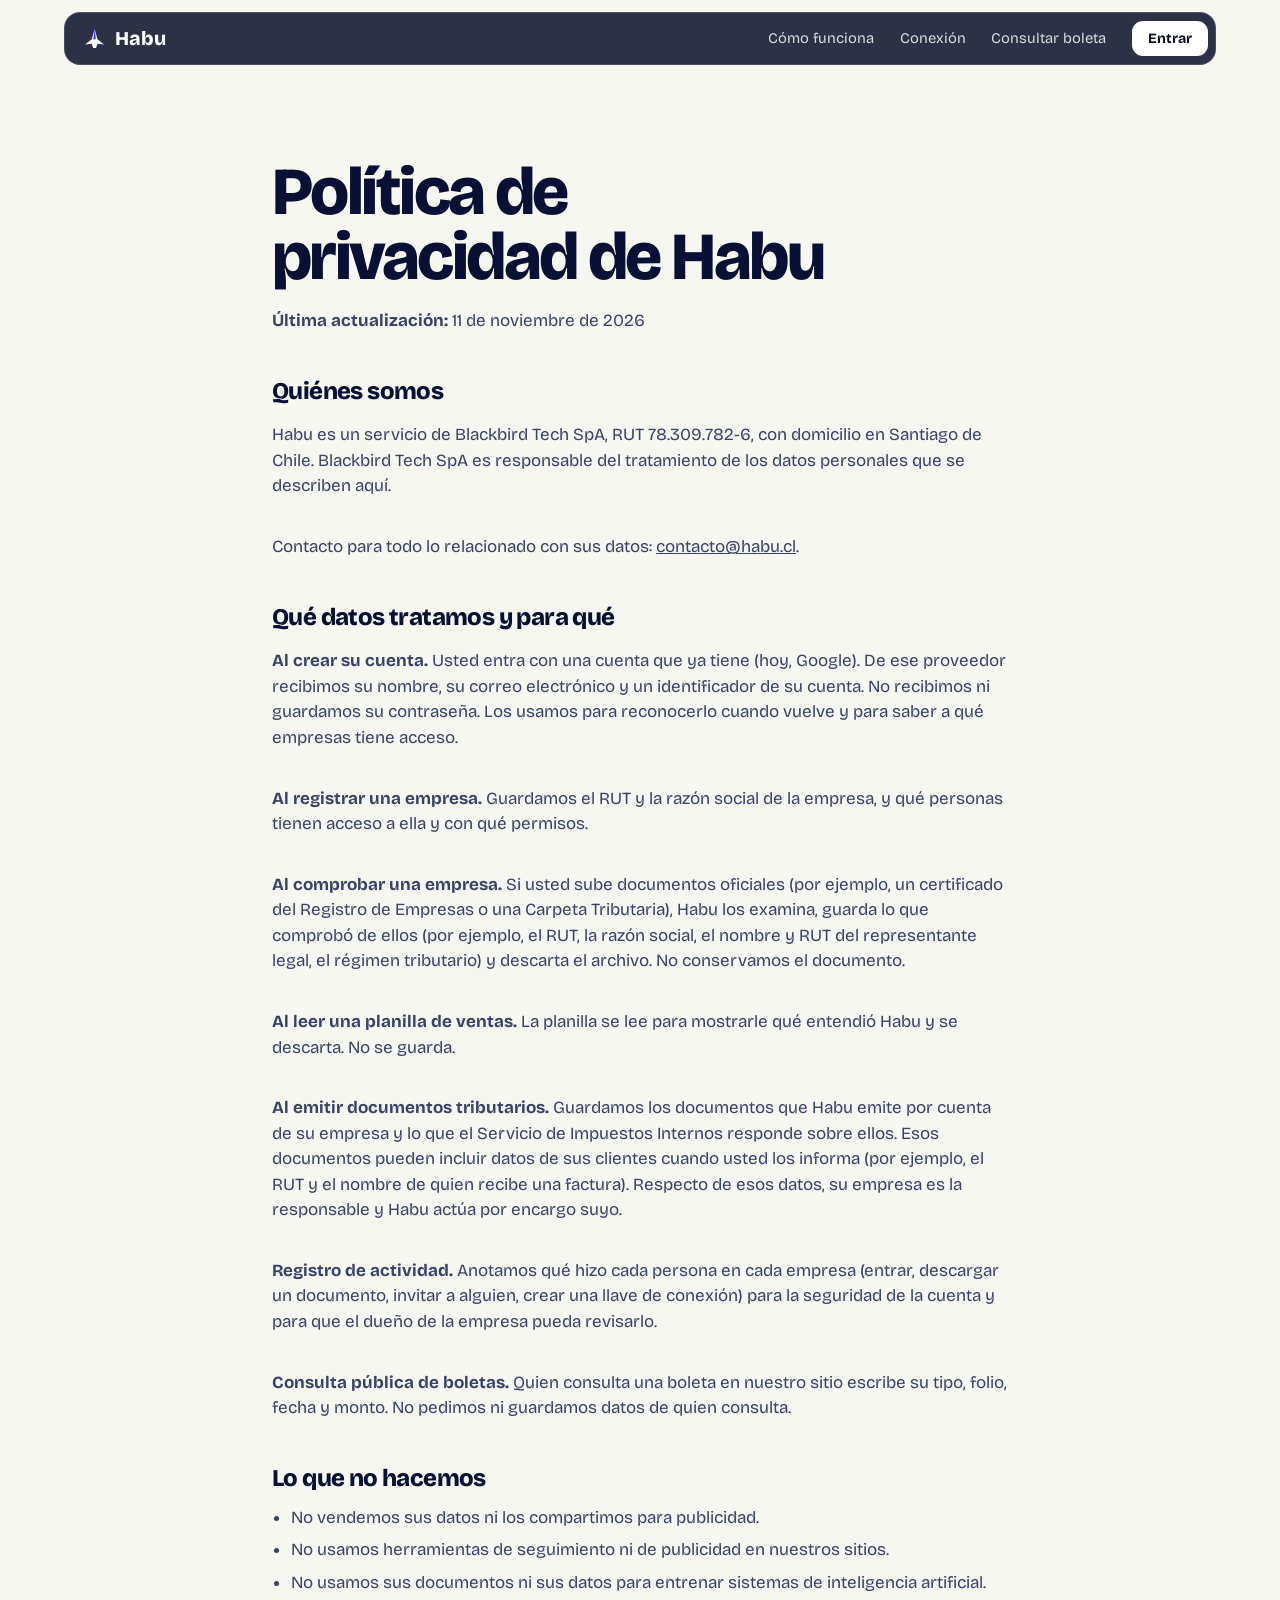
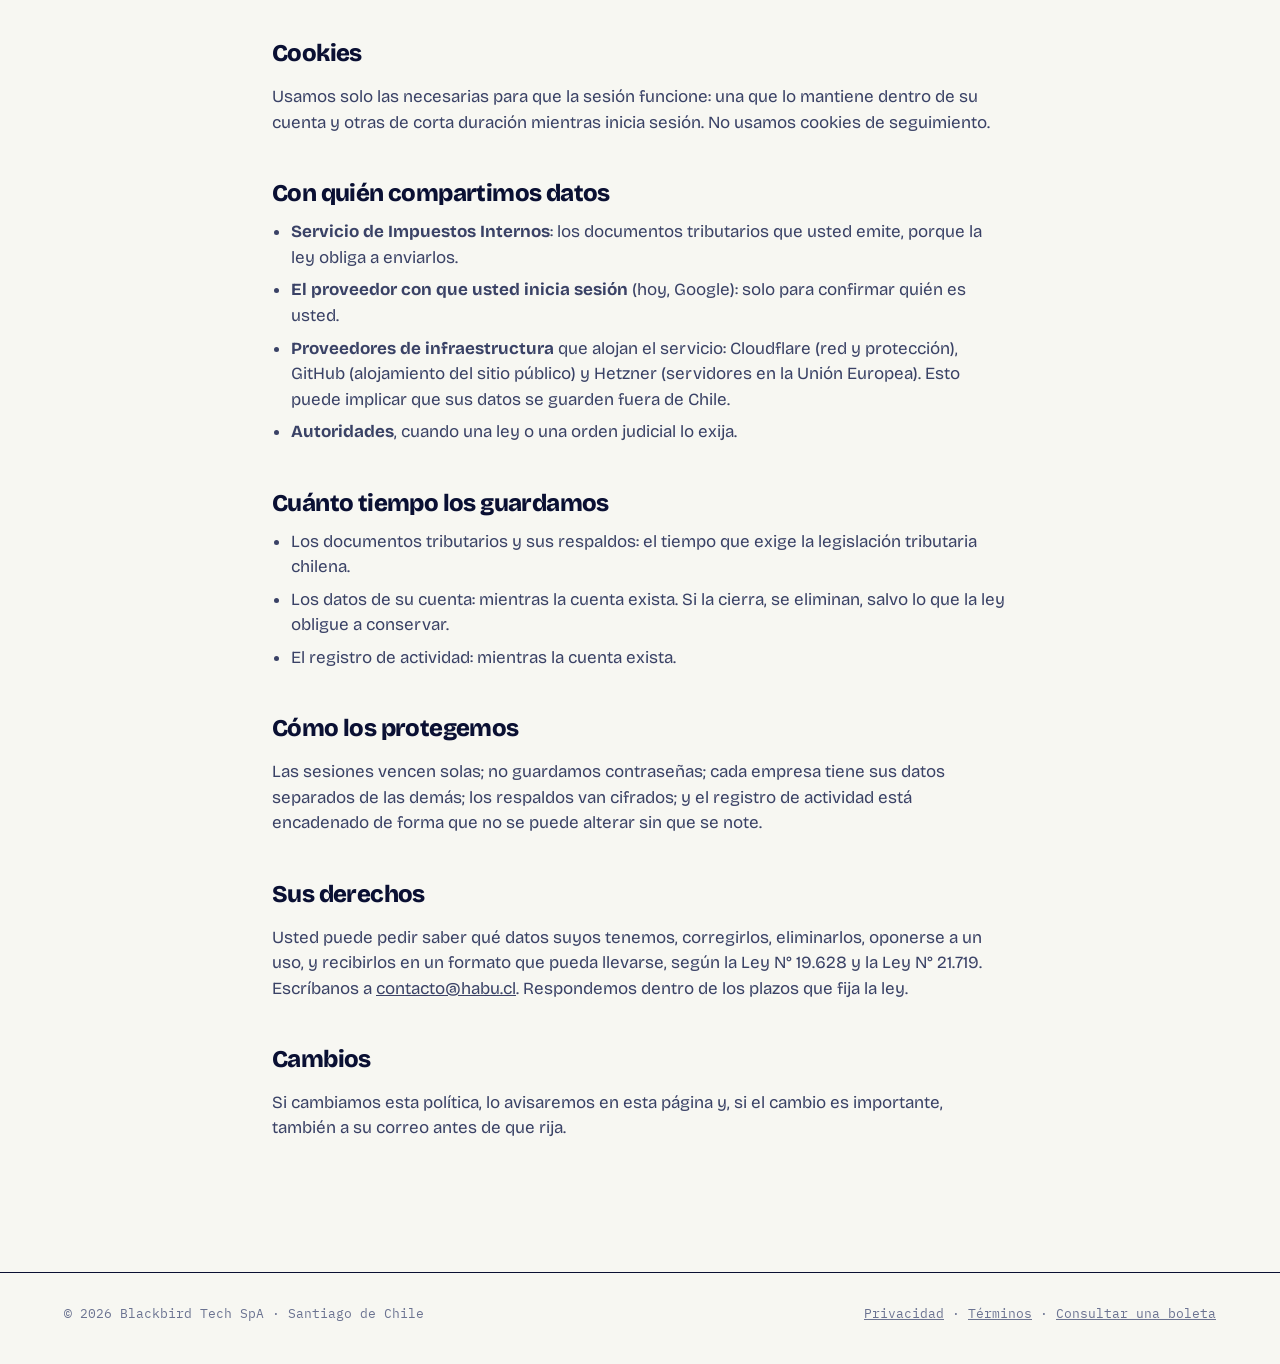
<file: privacidad/index.html>
<!doctype html>
<html lang="es-CL">
<head>
<meta charset="utf-8">
<meta name="viewport" content="width=device-width,initial-scale=1">
<title>Política de privacidad — Habu</title>
<meta name="description" content="Qué datos trata Habu, para qué, y cuáles son sus derechos.">
<meta name="theme-color" content="#070B24">
<link rel="canonical" href="https://habu.cl/privacidad/">
<link rel="icon" href="/favicon.svg" type="image/svg+xml">
<link rel="preconnect" href="https://fonts.googleapis.com"><link rel="preconnect" href="https://fonts.gstatic.com" crossorigin><link rel="stylesheet" href="https://fonts.googleapis.com/css2?family=Bricolage+Grotesque:opsz,wght@12..96,200..800&family=IBM+Plex+Mono:wght@400;500&display=swap">
<link rel="stylesheet" href="/site.css?v=20261113d">
</head>
<body>
<header class="cabecera">
  <div class="contenedor">
    <a class="marca" href="/" aria-label="Habu, inicio"><svg viewBox="0 0 64 64" aria-hidden="true"><path d="M32 6 40 34 58 48 40 46 36 58H28L24 46 6 48 24 34Z" fill="currentColor"/><path d="M32 6 35.500 34H28.500Z" fill="#2238ff"/></svg>Habu</a>
    <nav class="nav" aria-label="Principal">
      <a href="/#como">Cómo funciona</a>
      <a href="/conexion/">Conexión</a>
      <a href="/boleta/">Consultar boleta</a>
      <a class="boton" href="https://cuenta.habu.cl/">Entrar</a>
    </nav>
  </div>
</header>

<main class="contenedor">
  <div class="hoja ancha legal">
    <h1>Política de privacidad de Habu</h1>
    <p><b>Última actualización:</b> 11 de noviembre de 2026</p>
    <h2>Quiénes somos</h2>
    <p>Habu es un servicio de Blackbird Tech SpA, RUT 78.309.782-6, con domicilio en Santiago de Chile. Blackbird Tech SpA es responsable del tratamiento de los datos personales que se describen aquí.</p>
    <p>Contacto para todo lo relacionado con sus datos: <a href="mailto:contacto@habu.cl">contacto@habu.cl</a>.</p>
    <h2>Qué datos tratamos y para qué</h2>
    <p><b>Al crear su cuenta.</b> Usted entra con una cuenta que ya tiene (hoy, Google). De ese proveedor recibimos su nombre, su correo electrónico y un identificador de su cuenta. No recibimos ni guardamos su contraseña. Los usamos para reconocerlo cuando vuelve y para saber a qué empresas tiene acceso.</p>
    <p><b>Al registrar una empresa.</b> Guardamos el RUT y la razón social de la empresa, y qué personas tienen acceso a ella y con qué permisos.</p>
    <p><b>Al comprobar una empresa.</b> Si usted sube documentos oficiales (por ejemplo, un certificado del Registro de Empresas o una Carpeta Tributaria), Habu los examina, guarda lo que comprobó de ellos (por ejemplo, el RUT, la razón social, el nombre y RUT del representante legal, el régimen tributario) y descarta el archivo. No conservamos el documento.</p>
    <p><b>Al leer una planilla de ventas.</b> La planilla se lee para mostrarle qué entendió Habu y se descarta. No se guarda.</p>
    <p><b>Al emitir documentos tributarios.</b> Guardamos los documentos que Habu emite por cuenta de su empresa y lo que el Servicio de Impuestos Internos responde sobre ellos. Esos documentos pueden incluir datos de sus clientes cuando usted los informa (por ejemplo, el RUT y el nombre de quien recibe una factura). Respecto de esos datos, su empresa es la responsable y Habu actúa por encargo suyo.</p>
    <p><b>Registro de actividad.</b> Anotamos qué hizo cada persona en cada empresa (entrar, descargar un documento, invitar a alguien, crear una llave de conexión) para la seguridad de la cuenta y para que el dueño de la empresa pueda revisarlo.</p>
    <p><b>Consulta pública de boletas.</b> Quien consulta una boleta en nuestro sitio escribe su tipo, folio, fecha y monto. No pedimos ni guardamos datos de quien consulta.</p>
    <h2>Lo que no hacemos</h2>
    <ul>
    <li>No vendemos sus datos ni los compartimos para publicidad.</li>
    <li>No usamos herramientas de seguimiento ni de publicidad en nuestros sitios.</li>
    <li>No usamos sus documentos ni sus datos para entrenar sistemas de inteligencia artificial.</li>
    </ul>
    <h2>Cookies</h2>
    <p>Usamos solo las necesarias para que la sesión funcione: una que lo mantiene dentro de su cuenta y otras de corta duración mientras inicia sesión. No usamos cookies de seguimiento.</p>
    <h2>Con quién compartimos datos</h2>
    <ul>
    <li><b>Servicio de Impuestos Internos</b>: los documentos tributarios que usted emite, porque la ley obliga a enviarlos.</li>
    <li><b>El proveedor con que usted inicia sesión</b> (hoy, Google): solo para confirmar quién es usted.</li>
    <li><b>Proveedores de infraestructura</b> que alojan el servicio: Cloudflare (red y protección), GitHub (alojamiento del sitio público) y Hetzner (servidores en la Unión Europea). Esto puede implicar que sus datos se guarden fuera de Chile.</li>
    <li><b>Autoridades</b>, cuando una ley o una orden judicial lo exija.</li>
    </ul>
    <h2>Cuánto tiempo los guardamos</h2>
    <ul>
    <li>Los documentos tributarios y sus respaldos: el tiempo que exige la legislación tributaria chilena.</li>
    <li>Los datos de su cuenta: mientras la cuenta exista. Si la cierra, se eliminan, salvo lo que la ley obligue a conservar.</li>
    <li>El registro de actividad: mientras la cuenta exista.</li>
    </ul>
    <h2>Cómo los protegemos</h2>
    <p>Las sesiones vencen solas; no guardamos contraseñas; cada empresa tiene sus datos separados de las demás; los respaldos van cifrados; y el registro de actividad está encadenado de forma que no se puede alterar sin que se note.</p>
    <h2>Sus derechos</h2>
    <p>Usted puede pedir saber qué datos suyos tenemos, corregirlos, eliminarlos, oponerse a un uso, y recibirlos en un formato que pueda llevarse, según la Ley N° 19.628 y la Ley N° 21.719. Escríbanos a <a href="mailto:contacto@habu.cl">contacto@habu.cl</a>. Respondemos dentro de los plazos que fija la ley.</p>
    <h2>Cambios</h2>
    <p>Si cambiamos esta política, lo avisaremos en esta página y, si el cambio es importante, también a su correo antes de que rija.</p>
  </div>
</main>

<footer>
  <div class="contenedor">
    <span>© 2026 Blackbird Tech SpA · Santiago de Chile</span>
    <span><a href="/privacidad/">Privacidad</a> · <a href="/terminos/">Términos</a> · <a href="/boleta/">Consultar una boleta</a></span>
  </div>
</footer>
</body>
</html>
</file>
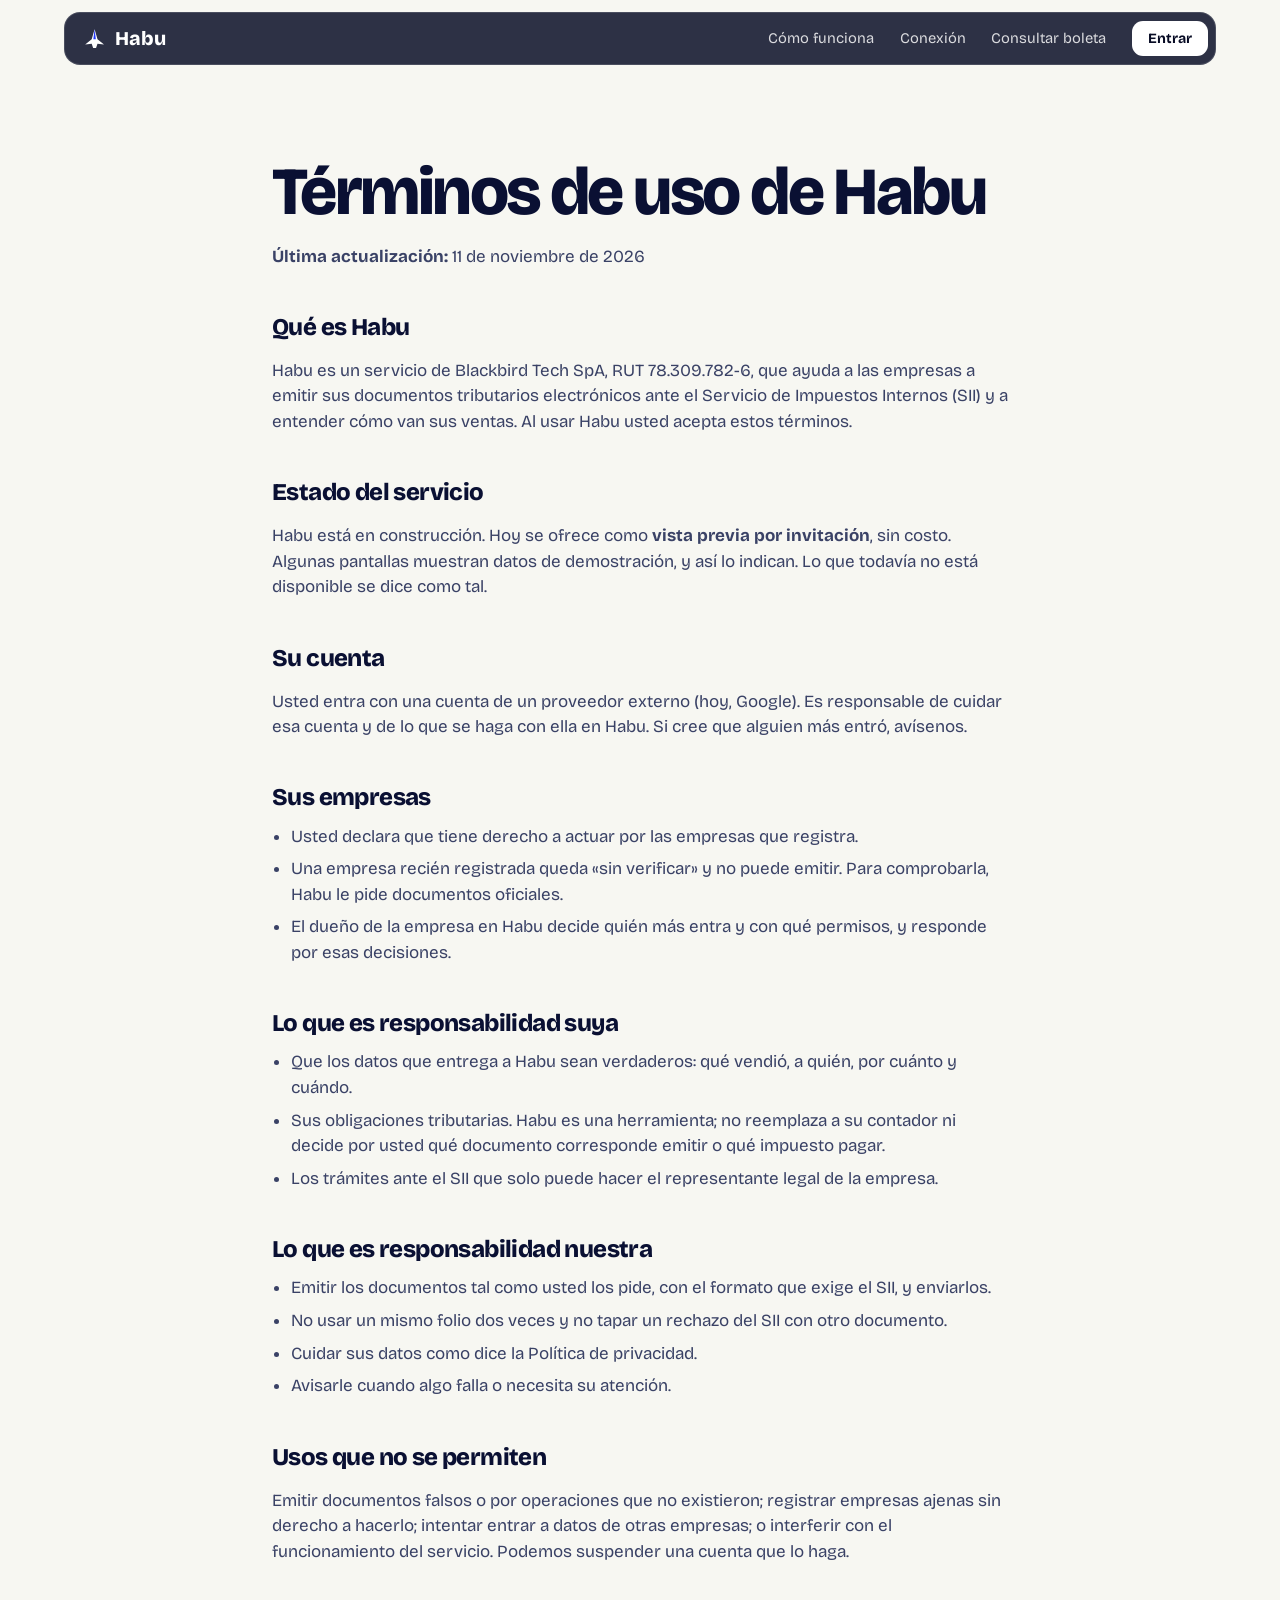
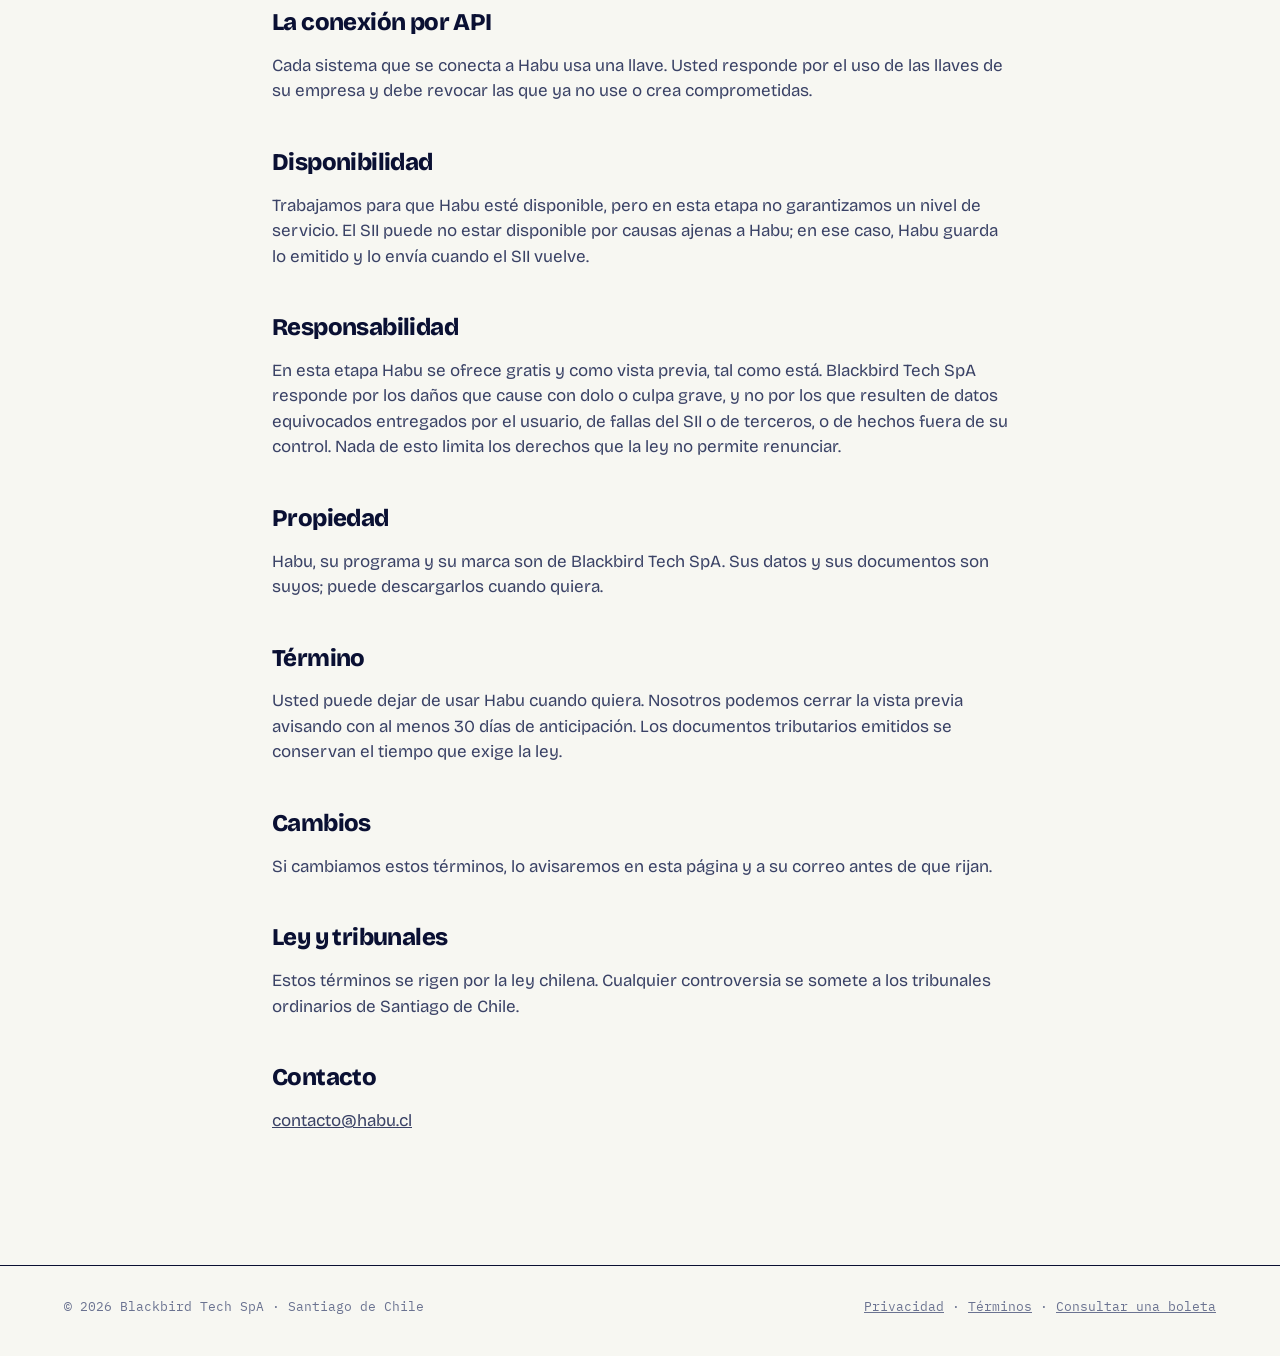
<file: terminos/index.html>
<!doctype html>
<html lang="es-CL">
<head>
<meta charset="utf-8">
<meta name="viewport" content="width=device-width,initial-scale=1">
<title>Términos de uso — Habu</title>
<meta name="description" content="Las reglas para usar Habu en su etapa de vista previa.">
<meta name="theme-color" content="#070B24">
<link rel="canonical" href="https://habu.cl/terminos/">
<link rel="icon" href="/favicon.svg" type="image/svg+xml">
<link rel="preconnect" href="https://fonts.googleapis.com"><link rel="preconnect" href="https://fonts.gstatic.com" crossorigin><link rel="stylesheet" href="https://fonts.googleapis.com/css2?family=Bricolage+Grotesque:opsz,wght@12..96,200..800&family=IBM+Plex+Mono:wght@400;500&display=swap">
<link rel="stylesheet" href="/site.css?v=20261113d">
</head>
<body>
<header class="cabecera">
  <div class="contenedor">
    <a class="marca" href="/" aria-label="Habu, inicio"><svg viewBox="0 0 64 64" aria-hidden="true"><path d="M32 6 40 34 58 48 40 46 36 58H28L24 46 6 48 24 34Z" fill="currentColor"/><path d="M32 6 35.500 34H28.500Z" fill="#2238ff"/></svg>Habu</a>
    <nav class="nav" aria-label="Principal">
      <a href="/#como">Cómo funciona</a>
      <a href="/conexion/">Conexión</a>
      <a href="/boleta/">Consultar boleta</a>
      <a class="boton" href="https://cuenta.habu.cl/">Entrar</a>
    </nav>
  </div>
</header>

<main class="contenedor">
  <div class="hoja ancha legal">
    <h1>Términos de uso de Habu</h1>
    <p><b>Última actualización:</b> 11 de noviembre de 2026</p>
    <h2>Qué es Habu</h2>
    <p>Habu es un servicio de Blackbird Tech SpA, RUT 78.309.782-6, que ayuda a las empresas a emitir sus documentos tributarios electrónicos ante el Servicio de Impuestos Internos (SII) y a entender cómo van sus ventas. Al usar Habu usted acepta estos términos.</p>
    <h2>Estado del servicio</h2>
    <p>Habu está en construcción. Hoy se ofrece como <b>vista previa por invitación</b>, sin costo. Algunas pantallas muestran datos de demostración, y así lo indican. Lo que todavía no está disponible se dice como tal.</p>
    <h2>Su cuenta</h2>
    <p>Usted entra con una cuenta de un proveedor externo (hoy, Google). Es responsable de cuidar esa cuenta y de lo que se haga con ella en Habu. Si cree que alguien más entró, avísenos.</p>
    <h2>Sus empresas</h2>
    <ul>
    <li>Usted declara que tiene derecho a actuar por las empresas que registra.</li>
    <li>Una empresa recién registrada queda «sin verificar» y no puede emitir. Para comprobarla, Habu le pide documentos oficiales.</li>
    <li>El dueño de la empresa en Habu decide quién más entra y con qué permisos, y responde por esas decisiones.</li>
    </ul>
    <h2>Lo que es responsabilidad suya</h2>
    <ul>
    <li>Que los datos que entrega a Habu sean verdaderos: qué vendió, a quién, por cuánto y cuándo.</li>
    <li>Sus obligaciones tributarias. Habu es una herramienta; no reemplaza a su contador ni decide por usted qué documento corresponde emitir o qué impuesto pagar.</li>
    <li>Los trámites ante el SII que solo puede hacer el representante legal de la empresa.</li>
    </ul>
    <h2>Lo que es responsabilidad nuestra</h2>
    <ul>
    <li>Emitir los documentos tal como usted los pide, con el formato que exige el SII, y enviarlos.</li>
    <li>No usar un mismo folio dos veces y no tapar un rechazo del SII con otro documento.</li>
    <li>Cuidar sus datos como dice la Política de privacidad.</li>
    <li>Avisarle cuando algo falla o necesita su atención.</li>
    </ul>
    <h2>Usos que no se permiten</h2>
    <p>Emitir documentos falsos o por operaciones que no existieron; registrar empresas ajenas sin derecho a hacerlo; intentar entrar a datos de otras empresas; o interferir con el funcionamiento del servicio. Podemos suspender una cuenta que lo haga.</p>
    <h2>La conexión por API</h2>
    <p>Cada sistema que se conecta a Habu usa una llave. Usted responde por el uso de las llaves de su empresa y debe revocar las que ya no use o crea comprometidas.</p>
    <h2>Disponibilidad</h2>
    <p>Trabajamos para que Habu esté disponible, pero en esta etapa no garantizamos un nivel de servicio. El SII puede no estar disponible por causas ajenas a Habu; en ese caso, Habu guarda lo emitido y lo envía cuando el SII vuelve.</p>
    <h2>Responsabilidad</h2>
    <p>En esta etapa Habu se ofrece gratis y como vista previa, tal como está. Blackbird Tech SpA responde por los daños que cause con dolo o culpa grave, y no por los que resulten de datos equivocados entregados por el usuario, de fallas del SII o de terceros, o de hechos fuera de su control. Nada de esto limita los derechos que la ley no permite renunciar.</p>
    <h2>Propiedad</h2>
    <p>Habu, su programa y su marca son de Blackbird Tech SpA. Sus datos y sus documentos son suyos; puede descargarlos cuando quiera.</p>
    <h2>Término</h2>
    <p>Usted puede dejar de usar Habu cuando quiera. Nosotros podemos cerrar la vista previa avisando con al menos 30 días de anticipación. Los documentos tributarios emitidos se conservan el tiempo que exige la ley.</p>
    <h2>Cambios</h2>
    <p>Si cambiamos estos términos, lo avisaremos en esta página y a su correo antes de que rijan.</p>
    <h2>Ley y tribunales</h2>
    <p>Estos términos se rigen por la ley chilena. Cualquier controversia se somete a los tribunales ordinarios de Santiago de Chile.</p>
    <h2>Contacto</h2>
    <p><a href="mailto:contacto@habu.cl">contacto@habu.cl</a></p>
  </div>
</main>

<footer>
  <div class="contenedor">
    <span>© 2026 Blackbird Tech SpA · Santiago de Chile</span>
    <span><a href="/privacidad/">Privacidad</a> · <a href="/terminos/">Términos</a> · <a href="/boleta/">Consultar una boleta</a></span>
  </div>
</footer>
</body>
</html>
</file>
<file: site.css>
/* Habu. La idea de todo el sitio: lo que entra desordenado, sale en orden. */
:root{
  --noche:#070B24; --azul:#2238FF; --papel:#F7F7F2; --blanco:#FFFFFF;
  --tinta:#0A1033; --tinta-2:#3A4266; --gris:#6B7391; --raya:#D5D8E6; --cielo:#AEB8FF;
  --rosa:#FFC9D6; --amarillo:#FFE98A; --menta:#BDEFCB; --celeste:#BFD9FF; --lila:#D9CCFF;
  --sans:"Bricolage Grotesque",system-ui,-apple-system,"Segoe UI",Roboto,"Helvetica Neue",Arial,sans-serif;
  --mono:"IBM Plex Mono",ui-monospace,"SF Mono",Menlo,Consolas,monospace;
  --ancho:72rem; --orilla:clamp(18px,4.2vw,56px);
  --suave:cubic-bezier(.2,.7,.2,1); --encaja:cubic-bezier(.2,1.45,.35,1);
}
*{box-sizing:border-box}
html{scroll-behavior:smooth;-webkit-text-size-adjust:100%}
body{margin:0;background:var(--papel);color:var(--tinta);font-family:var(--sans);font-size:1.0625rem;line-height:1.5;-webkit-font-smoothing:antialiased;text-rendering:optimizeLegibility;overflow-x:clip}
a{color:inherit}
p{margin:0}
::selection{background:var(--azul);color:#fff}
:focus-visible{outline:2px solid var(--azul);outline-offset:3px;border-radius:.3rem}
.noche :focus-visible,.azul :focus-visible,.escena :focus-visible,.cabecera :focus-visible{outline-color:#fff}
.contenedor{width:min(100% - 2.5rem,var(--ancho));margin-inline:auto}
h1,h2,h3{margin:0;font-weight:800;letter-spacing:-.038em;line-height:.96;text-wrap:balance}

/* Barra */
.cabecera{position:fixed;inset:12px 0 auto 0;z-index:30;pointer-events:none}
.cabecera .contenedor{pointer-events:auto;display:flex;align-items:center;justify-content:space-between;gap:1rem;height:3.3rem;padding:0 .45rem 0 1.1rem;border-radius:16px;background:rgba(7,11,36,.84);color:#fff;border:1px solid rgba(255,255,255,.14);backdrop-filter:saturate(160%) blur(14px);-webkit-backdrop-filter:saturate(160%) blur(14px);width:min(100% - 1.5rem,var(--ancho))}
.marca{display:flex;align-items:center;gap:.55rem;text-decoration:none;font-weight:800;letter-spacing:.01em;font-size:1.22rem}
.marca svg{width:1.45rem;height:1.45rem}
.nav{display:flex;gap:1.6rem;align-items:center;font-size:.92rem}
.nav a{text-decoration:none}
.nav a:not(.boton){opacity:.82;transition:opacity .2s}
.nav a:not(.boton):hover{opacity:1}
@media (max-width:46rem){.nav a:not(.boton){display:none}}
.boton{display:inline-flex;align-items:center;justify-content:center;gap:.7rem;padding:.95rem 1.35rem;border-radius:12px;border:0;background:var(--azul);color:#fff;text-decoration:none;font:700 1rem var(--sans);cursor:pointer;transition:background .2s,color .2s,transform .25s var(--encaja)}
.boton:hover{background:var(--tinta);transform:translateY(-2px)}
.boton .flecha{display:inline-block;transition:transform .3s var(--encaja)}
.boton:hover .flecha{transform:translateX(5px)}
.boton.claro{background:#fff;color:var(--azul)}
.boton.claro:hover{background:var(--noche);color:#fff}
.boton.grande{font-size:clamp(1.05rem,1.5vw,1.3rem);padding:1.15rem 1.6rem;border-radius:14px}
.nav .boton{padding:.55rem 1rem;font-size:.88rem;border-radius:11px;background:#fff;color:var(--noche)}
.nav .boton:hover{background:var(--cielo);color:var(--noche);transform:none}

/* ============ LA MÁQUINA: del desorden al orden ============ */
.maquina{height:460vh;position:relative;background:var(--azul)}
.escena{position:sticky;top:0;height:100vh;height:100svh;overflow:hidden;color:#fff;background:var(--noche)}
.escena canvas{position:absolute;inset:0;width:100%;height:100%;display:block}
.paso{position:absolute;inset:0;pointer-events:none;opacity:0;transform:translateY(16px);transition:opacity .45s,transform .7s var(--suave),visibility 0s .45s;visibility:hidden}
.paso a,.paso button{pointer-events:auto}
[data-paso="0"] .paso[data-k="0"],[data-paso="1"] .paso[data-k="1"],[data-paso="2"] .paso[data-k="2"],[data-paso="3"] .paso[data-k="3"]{opacity:1;transform:none;visibility:visible;transition-delay:0s}

.portada-txt{position:absolute;left:0;right:0;bottom:clamp(78px,11vh,112px);display:grid;grid-template-columns:1fr 1fr;row-gap:clamp(12px,2vh,22px)}
.portada-txt h1{display:contents}
.portada-txt h1 span{font-size:clamp(2.6rem,5.7vw,6.2rem);display:block;padding-inline:var(--orilla)}
.portada-txt>p,.portada-txt>div{padding-inline:var(--orilla)}
.portada-txt .sub{font-size:clamp(1rem,1.35vw,1.25rem);max-width:30rem;color:var(--cielo);line-height:1.4}
.portada-txt .acciones{display:flex;align-items:center;gap:1rem 1.4rem;flex-wrap:wrap}
.portada-txt .acciones span{font:400 .78rem/1.4 var(--mono);opacity:.9;max-width:17rem}

.paso .texto{position:absolute;left:var(--orilla);top:50%;transform:translateY(-50%);width:min(38%,31rem)}
.rotulo{font:500 .8rem var(--mono);letter-spacing:.02em;display:flex;align-items:center;gap:.7rem;margin-bottom:1.2rem}
.rotulo b{font-weight:500;border:1.5px solid currentColor;border-radius:6px;padding:.12rem .45rem}
.paso h2{font-size:clamp(2.3rem,5vw,5.2rem)}
.paso .texto>p:not(.rotulo){font-size:clamp(1.02rem,1.4vw,1.3rem);line-height:1.42;margin-top:1.2rem;max-width:27rem}
.paso .texto>p.pista{font:400 .78rem/1.5 var(--mono);opacity:.9;margin-top:1.4rem}
.marcador{margin-top:1.6rem;display:flex;gap:.3rem 2rem;flex-wrap:wrap;align-items:end}
.marcador div span{display:block;font:400 .74rem var(--mono);opacity:.9;margin-bottom:.1rem}
.marcador div b{display:block;font-weight:800;font-size:clamp(2.4rem,4.6vw,4.6rem);letter-spacing:-.04em;line-height:1;font-variant-numeric:tabular-nums}
.marcador small{flex-basis:100%;font:400 .76rem/1.5 var(--mono);opacity:.9;margin-top:.5rem}

.riel{position:absolute;left:var(--orilla);right:var(--orilla);bottom:20px;display:grid;grid-template-columns:repeat(4,1fr);gap:8px}
.riel button{all:unset;cursor:pointer;font:500 .72rem var(--mono);color:#fff;opacity:.55;padding-top:9px;border-top:2px solid rgba(255,255,255,.28);position:relative;transition:opacity .25s}
.riel button::before{content:"";position:absolute;left:0;top:-2px;height:2px;width:0;background:#fff}
.riel button:hover{opacity:.9}
.riel button.pasado{opacity:.8}.riel button.pasado::before{width:100%}
.riel button.actual{opacity:1}.riel button.actual::before{width:var(--avance,0%)}
.riel button b{font-weight:500;opacity:.6;margin-right:.5em}

@media (max-width:760px){
  .portada-txt{grid-template-columns:1fr;bottom:74px;row-gap:10px}
  .portada-txt h1 span{font-size:clamp(2.1rem,10.4vw,3rem)}
  .portada-txt .sub{display:none}
  .portada-txt .acciones{margin-top:8px}
  .paso .texto{top:84px;transform:none;width:auto;right:var(--orilla)}
  .rotulo{margin-bottom:.7rem}
  .paso h2{font-size:clamp(1.9rem,9vw,2.6rem)}
  .paso .texto>p:not(.rotulo){font-size:1rem;margin-top:.7rem}
  .paso .texto>p.pista{display:none}
  .marcador{margin-top:.8rem}
  .marcador div b{font-size:2.1rem}
  .marcador small{display:none}
  .riel button{font-size:.62rem}
  .riel button b{display:none}
}

/* ============ SECCIONES ============ */
.seccion{padding:clamp(84px,12vw,170px) var(--orilla);position:relative}
.seccion>.adentro{max-width:88rem;margin-inline:auto}
.noche{background:var(--noche);color:#fff}
.azul{background:var(--azul);color:#fff}
.seccion h2{font-size:clamp(2.6rem,7.4vw,7.4rem);max-width:13ch}
.seccion h2.ancho{max-width:17ch}
.bajada{font-size:clamp(1.1rem,1.6vw,1.4rem);line-height:1.42;max-width:35rem;margin-top:1.5rem}
.fina{font:400 .8rem/1.6 var(--mono);max-width:52ch;color:var(--gris);margin-top:1rem}
.noche .fina{color:var(--cielo)}.azul .fina{color:#fff;opacity:.9}

/* Todo llega desordenado y Habu lo ordena: titulares palabra por palabra */
.pal{display:inline-block;transform:translate(var(--dx,0),var(--dy,0)) rotate(var(--dr,0deg));opacity:.28;transition:transform .9s var(--encaja),opacity .5s;transition-delay:calc(var(--i,0)*55ms);will-change:transform}
.en-orden .pal{transform:none;opacity:1}
.entra{opacity:0;transform:translateY(28px);transition:opacity .7s,transform .9s var(--suave)}
.entra.ya{opacity:1;transform:none}

/* Planilla */
.dos{display:grid;grid-template-columns:1fr 1fr;gap:clamp(28px,5vw,84px);align-items:start;margin-top:clamp(36px,5vw,72px)}
.hoja-demo{background:var(--blanco);border:1.5px solid var(--tinta);border-radius:14px;padding:16px 14px 18px;font:400 .82rem var(--mono);position:relative;overflow:hidden}
.hoja-demo::before{content:"ventas de la semana.csv";display:block;font-size:.7rem;color:var(--gris);padding:0 6px 12px}
.fila{display:grid;grid-template-columns:1.5fr 1.1fr 1fr .9fr;gap:6px;padding:7px 8px;border-radius:6px;margin-bottom:3px;transform:translateX(var(--dx,0)) rotate(var(--dr,0deg));transition:transform .8s var(--encaja),background .5s,opacity .5s,box-shadow .4s;transition-delay:calc(var(--i,0)*45ms)}
.fila span{white-space:nowrap;overflow:hidden;text-overflow:ellipsis;transition:opacity .5s}
.fila:nth-child(5n+1){background:var(--rosa)}.fila:nth-child(5n+2){background:var(--amarillo)}.fila:nth-child(5n+3){background:var(--celeste)}.fila:nth-child(5n+4){background:var(--menta)}.fila:nth-child(5n){background:var(--lila)}
.fila.cab{font-weight:500}
.ordenada .fila{transform:none;background:transparent;border-radius:0;box-shadow:inset 0 -1px 0 var(--raya)}
.ordenada .fila.cab{box-shadow:inset 0 -1.5px 0 var(--tinta)}
.ordenada .fila.ruido{opacity:.38;text-decoration:line-through}
.ordenada .fila span:nth-child(4){opacity:.35}
.ordenada .fila.duda{box-shadow:inset 0 0 0 1.5px var(--azul);border-radius:6px;color:var(--azul)}
.ordenada .fila.duda span:nth-child(4){opacity:1;visibility:hidden;position:relative}
.ordenada .fila.duda span:nth-child(4)::after{content:"aparte";visibility:visible;position:absolute;left:0}
.hoja-pie{display:flex;gap:.8rem 1.2rem;align-items:center;flex-wrap:wrap;margin-top:1.3rem}
.enlace{border:0;background:none;padding:0;font:inherit;text-align:left;color:inherit;cursor:pointer;text-decoration:underline;text-decoration-color:var(--azul);text-decoration-thickness:2px;text-underline-offset:.22em;font-weight:700}
.enlace:hover{color:var(--azul)}
.buzon{border:1.5px dashed var(--tinta);border-radius:14px;padding:1.5rem 1.2rem;text-align:center;cursor:pointer;transition:background .2s,color .2s,border-color .2s;position:relative;overflow:hidden;margin-top:1rem}
.buzon:hover,.buzon.encima{background:var(--azul);color:#fff;border-color:var(--azul);border-style:solid}
.buzon-txt{font-weight:700;font-size:1.1rem}
.buzon small{display:block;font:400 .74rem var(--mono);margin-top:.35rem;opacity:.8}
.buzon.andando{background:var(--noche);color:#fff;border-color:var(--noche);border-style:solid;cursor:progress}
.buzon.andando::after{content:"";position:absolute;left:0;right:0;height:2px;top:0;background:var(--cielo);animation:lee 1.1s linear infinite}
@keyframes lee{to{top:100%}}
.lectura{padding:1.7rem 1.7rem 1.5rem;background:var(--blanco);border-radius:14px;border:1.5px solid var(--tinta);animation:llega .6s var(--encaja)}
@keyframes llega{from{opacity:0;transform:translateY(1rem) rotate(1.2deg)}}
.lectura p{color:var(--tinta-2)}
.lectura-n{display:block;font-size:clamp(2.8rem,6vw,4.8rem);font-weight:800;letter-spacing:-.04em;line-height:1;font-variant-numeric:tabular-nums;color:var(--azul);margin:.2rem 0 .4rem}
.lectura-no{font-size:1.1rem;font-weight:700;color:var(--tinta) !important}
.lectura h4{margin:1.5rem 0 .5rem;font:500 .72rem var(--mono);letter-spacing:.05em;text-transform:uppercase;color:var(--gris)}
.lectura ul{list-style:none;margin:0;padding:0;display:grid;gap:.4rem;font-size:.97rem}
.lectura li{padding-left:1.1rem;position:relative;overflow-wrap:anywhere}
.lectura li::before{content:"";position:absolute;left:0;top:.52em;width:.42rem;height:.42rem;background:var(--azul);border-radius:1px}
.lectura-fin{margin-top:1.5rem;padding-top:1.1rem;border-top:1px solid var(--raya);font-size:.92rem}
.espera{border:1.5px dashed var(--raya);border-radius:14px;padding:2.2rem 1.6rem;color:var(--gris);font:400 .84rem/1.6 var(--mono)}

/* IVA */
.simulador{display:grid;grid-template-columns:.85fr 1.15fr;gap:clamp(2rem,6vw,5.5rem);align-items:center;margin-top:clamp(2.5rem,6vw,4.5rem)}
.perillas label{display:block;font-size:1.2rem;margin:0 0 .8rem}
.perillas label+input+label{margin-top:2.2rem}
.perillas output{font-weight:800;font-variant-numeric:tabular-nums;white-space:nowrap}
input[type=range]{-webkit-appearance:none;appearance:none;width:100%;height:2.6rem;background:transparent;margin:0;cursor:grab;--p:20%}
input[type=range]:active{cursor:grabbing}
input[type=range]::-webkit-slider-runnable-track{height:4px;border-radius:9px;background:linear-gradient(90deg,#fff var(--p),rgba(255,255,255,.3) var(--p))}
input[type=range]::-moz-range-track{height:4px;border-radius:9px;background:rgba(255,255,255,.3)}
input[type=range]::-moz-range-progress{height:4px;border-radius:9px;background:#fff}
input[type=range]::-webkit-slider-thumb{-webkit-appearance:none;width:1.7rem;height:2.2rem;border-radius:4px;background:#fff;margin-top:calc(-1.1rem + 2px);box-shadow:3px 4px 0 rgba(7,11,36,.35);transition:transform .25s var(--encaja)}
input[type=range]::-moz-range-thumb{width:1.7rem;height:2.2rem;border:0;border-radius:4px;background:#fff}
input[type=range]:hover::-webkit-slider-thumb,input[type=range]:focus-visible::-webkit-slider-thumb{transform:scale(1.12) rotate(-4deg)}
input[type=range]:focus-visible{outline:none}
.resultado p{font:500 .8rem var(--mono)}
.resultado b{display:block;font-size:clamp(3.2rem,10vw,10rem);font-weight:800;letter-spacing:-.05em;line-height:.95;font-variant-numeric:tabular-nums;margin:.4rem 0 1.1rem;white-space:nowrap}
.resultado small{display:block;font:400 .8rem/1.6 var(--mono);max-width:30rem;opacity:.92}

/* Medido: casillas de formulario */
.casillas{display:grid;grid-template-columns:repeat(4,1fr);margin-top:clamp(36px,5vw,64px);border:1.5px solid var(--tinta);border-radius:14px;overflow:hidden;background:var(--blanco)}
.casillas div{padding:18px 20px 26px;border-right:1.5px solid var(--tinta)}
.casillas div:last-child{border-right:0}
.casillas i{font:500 .72rem var(--mono);font-style:normal;color:var(--gris);display:block}
.casillas b{display:block;font-weight:800;font-size:clamp(3.2rem,7.4vw,7.6rem);letter-spacing:-.05em;line-height:1;color:var(--azul);font-variant-numeric:tabular-nums;margin:.5rem 0 .6rem}
.casillas span{display:block;font-size:1rem;line-height:1.3;max-width:20ch}

/* En qué va: el libro */
.filtros{display:flex;flex-wrap:wrap;gap:8px;margin:clamp(28px,4vw,48px) 0 16px}
.filtros button{font:500 .8rem var(--mono);background:transparent;color:#fff;border:1.5px solid rgba(255,255,255,.4);border-radius:9px;padding:.6rem .95rem;cursor:pointer;transition:background .15s,color .15s,border-color .15s}
.filtros button:hover{border-color:#fff}
.filtros button[aria-pressed=true]{background:#fff;color:var(--noche);border-color:#fff}
.filtros b{font-weight:500;opacity:.6;margin-left:.4em}
.hitos{list-style:none;margin:0;padding:0;border-top:1px solid rgba(255,255,255,.28)}
.hitos li{display:grid;grid-template-columns:1.7rem 1fr auto;align-items:center;gap:6px 18px;padding:15px 0 14px;border-bottom:1px solid rgba(255,255,255,.28);transition:padding .3s var(--suave),background .2s}
.hitos li[hidden]{display:none}
.hitos i{width:1.5rem;height:1.5rem;border:1.5px solid #fff;border-radius:5px;display:grid;place-items:center;font:700 .95rem/1 var(--sans);font-style:normal}
.hitos .hecho i{background:#fff;color:var(--azul)}
.hitos .hecho i::before{content:"✓"}
.hitos .curso i{border-style:dashed}
.hitos .curso i::before{content:"";width:.5rem;height:.5rem;border-radius:50%;background:var(--cielo);animation:late 1.4s ease-in-out infinite}
@keyframes late{50%{opacity:.25}}
.hitos .falta i{opacity:.45}
.hitos span{font-weight:700;font-size:clamp(1.15rem,2.2vw,1.9rem);letter-spacing:-.025em;line-height:1.1}
.hitos .falta span{opacity:.6}
.hitos em{font:400 .78rem/1.45 var(--mono);font-style:normal;text-align:right;max-width:40ch;color:var(--cielo)}
@media (hover:hover){.hitos li:hover{padding-left:12px;background:rgba(255,255,255,.05)}}

/* Con su caja */
.hilo{display:flex;align-items:center;gap:clamp(8px,1.4vw,20px);margin-top:clamp(36px,6vw,72px);font-weight:800;letter-spacing:-.035em;font-size:clamp(1.5rem,4.4vw,4.6rem);line-height:1}
.hilo>span{white-space:nowrap}
.hilo .yo{background:var(--azul);color:#fff;padding:.16em .4em .2em;border-radius:.28em}
.hilo .via{flex:1;height:2.2em;position:relative;overflow:hidden;min-width:40px;border-bottom:1.5px solid var(--raya);margin-bottom:.1em}
.hilo .via b{position:absolute;bottom:.34em;left:0;width:.5em;height:.66em;border-radius:2px;animation:cruza 4.2s linear infinite}
.hilo .via b:nth-child(2){animation-delay:-1.05s}.hilo .via b:nth-child(3){animation-delay:-2.1s}.hilo .via b:nth-child(4){animation-delay:-3.15s}
.hilo .via.antes b{outline:1px solid rgba(10,16,51,.22)}
.hilo .via.antes b:nth-child(1){background:var(--rosa);rotate:-18deg;bottom:.95em;animation-duration:3.3s}
.hilo .via.antes b:nth-child(2){background:var(--amarillo);rotate:24deg;bottom:.2em;animation-duration:4.9s;width:.62em}
.hilo .via.antes b:nth-child(3){background:var(--menta);rotate:-40deg;bottom:1.25em;animation-duration:3.9s;height:.5em}
.hilo .via.antes b:nth-child(4){background:var(--lila);rotate:11deg;bottom:.6em;animation-duration:5.6s}
.hilo .via.antes b:nth-child(5){background:var(--celeste);rotate:-63deg;bottom:1.1em;animation-duration:4.4s;animation-delay:-2.7s;width:.4em}
.hilo .via.despues b{background:#fff;box-shadow:0 0 0 1.5px var(--tinta)}
.hilo .via.despues b::before{content:"";position:absolute;left:18%;right:34%;top:20%;height:1.5px;background:var(--tinta);opacity:.4;box-shadow:0 .1em 0 var(--tinta)}
.hilo .via.despues b::after{content:"";position:absolute;left:18%;right:18%;bottom:16%;height:24%;background:repeating-linear-gradient(90deg,var(--azul) 0 2px,transparent 2px 3.5px)}
@keyframes cruza{from{left:-8%}to{left:104%}}
.caja-pie{display:grid;grid-template-columns:1fr 1fr;gap:clamp(28px,5vw,84px);align-items:center;margin-top:clamp(36px,6vw,72px)}
.caja-pie .boton{margin-top:1.6rem}
.caja-pie pre{margin:0;background:var(--noche);border-radius:14px;padding:22px 24px;font:400 .82rem/1.7 var(--mono);color:#fff;white-space:pre-wrap;overflow-wrap:anywhere}
.caja-pie pre b{color:var(--cielo);font-weight:500}

/* Cierre */
.cierre .dos{align-items:end}
.cierre .boton{margin-top:1.6rem}
.plan{display:grid;gap:.5rem}
.plan div{display:flex;align-items:baseline;gap:.9rem;border-top:1.5px solid rgba(255,255,255,.45);padding-top:.55rem}
.plan b{font-weight:800;font-size:clamp(4rem,10vw,9.5rem);letter-spacing:-.05em;line-height:.9;font-variant-numeric:tabular-nums}
.plan span{font:400 .82rem/1.4 var(--mono);max-width:16ch}
.cierre .aun{font:400 .8rem/1.6 var(--mono);margin-top:1.1rem;max-width:48ch;opacity:.92}
.consulta{display:flex;justify-content:space-between;align-items:center;gap:14px 30px;flex-wrap:wrap;border-top:1px solid rgba(255,255,255,.4);margin-top:clamp(50px,8vw,110px);padding-top:22px;font-weight:700;letter-spacing:-.025em;font-size:clamp(1.2rem,2.4vw,2rem);line-height:1.1;text-decoration:none}
.consulta span:last-child{transition:transform .3s var(--encaja)}
.consulta:hover span:last-child{transform:translateX(12px)}

/* Pie: los papeles arman el nombre */
.pie{background:var(--noche);color:#fff;padding:clamp(60px,9vw,120px) var(--orilla) 36px;overflow:hidden}
.nombre{display:grid;grid-template-columns:repeat(23,1fr);gap:clamp(2px,.5vw,7px);max-width:70rem;margin:0 auto clamp(48px,7vw,90px)}
.nombre i{aspect-ratio:3/4;background:var(--tono,#fff);border-radius:clamp(1px,.25vw,4px);transform:translate(var(--dx),var(--dy)) rotate(var(--dr));transition:transform 1.1s var(--encaja),background .8s;transition-delay:calc(var(--i)*9ms)}
.nombre.en-orden i{transform:none;background:#fff}
.pie .linea{display:flex;justify-content:space-between;gap:.8rem 2rem;flex-wrap:wrap;font:400 .78rem var(--mono);color:var(--cielo);border-top:1px solid rgba(255,255,255,.2);padding-top:20px;max-width:88rem;margin-inline:auto}
.pie a{color:inherit}

@media (max-width:820px){
  .dos,.simulador,.caja-pie{grid-template-columns:1fr}
  .casillas{grid-template-columns:1fr 1fr}
  .casillas div:nth-child(2){border-right:0}
  .casillas div:nth-child(-n+2){border-bottom:1.5px solid var(--tinta)}
  .hitos li{grid-template-columns:1.7rem 1fr}
  .hitos em{grid-column:2;text-align:left;max-width:none}
  .hilo{flex-wrap:wrap}
  .hilo .via{min-width:56px}
}
@media (prefers-reduced-motion:reduce){
  *{animation:none!important;transition:none!important;scroll-behavior:auto!important}
  .pal,.nombre i,.fila{transform:none}.pal{opacity:1}
  .entra{opacity:1;transform:none}
  .hilo .via b{left:40%}
}

/* ============ PÁGINAS INTERIORES ============ */
footer:not(.pie){padding:2rem 0 2.6rem;color:var(--gris);font:400 .8rem var(--mono);border-top:1.5px solid var(--tinta)}
footer:not(.pie) .contenedor{display:flex;flex-wrap:wrap;gap:.8rem 2rem;justify-content:space-between}
footer span a{color:inherit}
.hoja{max-width:32rem;margin-inline:auto;padding-block:clamp(7.5rem,14vw,10rem) clamp(3rem,8vw,6rem)}
.hoja h1{font-size:clamp(2.5rem,6.4vw,4.2rem)}
.hoja>p{color:var(--tinta-2);margin:1.1rem 0 2.2rem}
.hoja>.boton{margin-top:.5rem}
.grande{font-size:clamp(1.25rem,2.2vw,1.6rem);line-height:1.35;max-width:36rem}
.letra{font-size:.85rem;color:var(--gris)}
.formulario label{display:block;font:500 .74rem var(--mono);letter-spacing:.02em;color:var(--tinta-2);margin:1.3rem 0 .45rem}
.formulario label:first-child{margin-top:0}
.formulario input,.formulario select{width:100%;font:inherit;font-weight:600;color:var(--tinta);background:#fff;border:1.5px solid var(--tinta);border-radius:10px;padding:.85rem .95rem;outline:none;transition:box-shadow .2s,border-color .2s;appearance:none}
.formulario input:focus,.formulario select:focus{border-color:var(--azul);box-shadow:0 0 0 3px rgba(34,56,255,.2)}
.formulario input::placeholder{color:#B4B7C6;font-weight:400}
.hoja .dos{display:grid;grid-template-columns:1fr 1fr;gap:1rem;margin-top:0;align-items:start}
@media (max-width:30rem){.hoja .dos{grid-template-columns:1fr}}
.formulario .boton{width:100%;margin-top:1.8rem;padding:1.1rem;font-size:1.05rem}
.formulario .boton[disabled]{opacity:.4;cursor:not-allowed;transform:none;background:var(--tinta);color:#fff}
.aviso{background:#fff;border:1.5px solid var(--tinta);border-left:5px solid var(--azul);border-radius:10px;padding:.9rem 1rem;font-size:.95rem}
.ayuda{margin-top:1.6rem !important;color:var(--gris) !important;font-size:.88rem}

.hoja.ancha{max-width:46rem}
.hoja h2{font-size:1.5rem;letter-spacing:-.025em;line-height:1.1;margin:2.8rem 0 .8rem}
.aviso.visible{display:block}
pre.codigo{background:var(--noche);color:#fff;border-radius:12px;padding:1rem 1.1rem;margin:.7rem 0 .3rem;font:400 .82rem/1.6 var(--mono);white-space:pre-wrap;overflow-wrap:anywhere}
.pasos-doc{padding-left:1.2rem;display:grid;gap:1.4rem}
.pasos-doc li::marker{font-weight:800;color:var(--azul)}
.tabla-doc{display:grid;border-top:1.5px solid var(--tinta)}
.tabla-doc div{display:grid;grid-template-columns:13rem 1fr;gap:.2rem 1.2rem;padding:.85rem 0;border-bottom:1px solid var(--raya)}
.tabla-doc code{font:500 .82rem var(--mono);overflow-wrap:anywhere;color:var(--azul)}
.tabla-doc span{grid-column:2;color:var(--tinta-2);font-size:.92rem}
.garantias{list-style:none;padding:0;display:grid;gap:.9rem}
.garantias li{padding-left:1.1rem;border-left:3px solid var(--azul)}
.hoja.ancha>.boton{margin-top:2.4rem}
@media (max-width:46rem){.tabla-doc div{grid-template-columns:1fr}.tabla-doc span{grid-column:1}}

.legal h1{margin-bottom:1.2rem}
.legal p,.legal li{color:var(--tinta-2)}
.legal ul{padding-left:1.2rem;display:grid;gap:.45rem;margin:.6rem 0 1rem}
.legal a{color:inherit}
.legal code{font:500 .86em var(--mono)}
</file>
